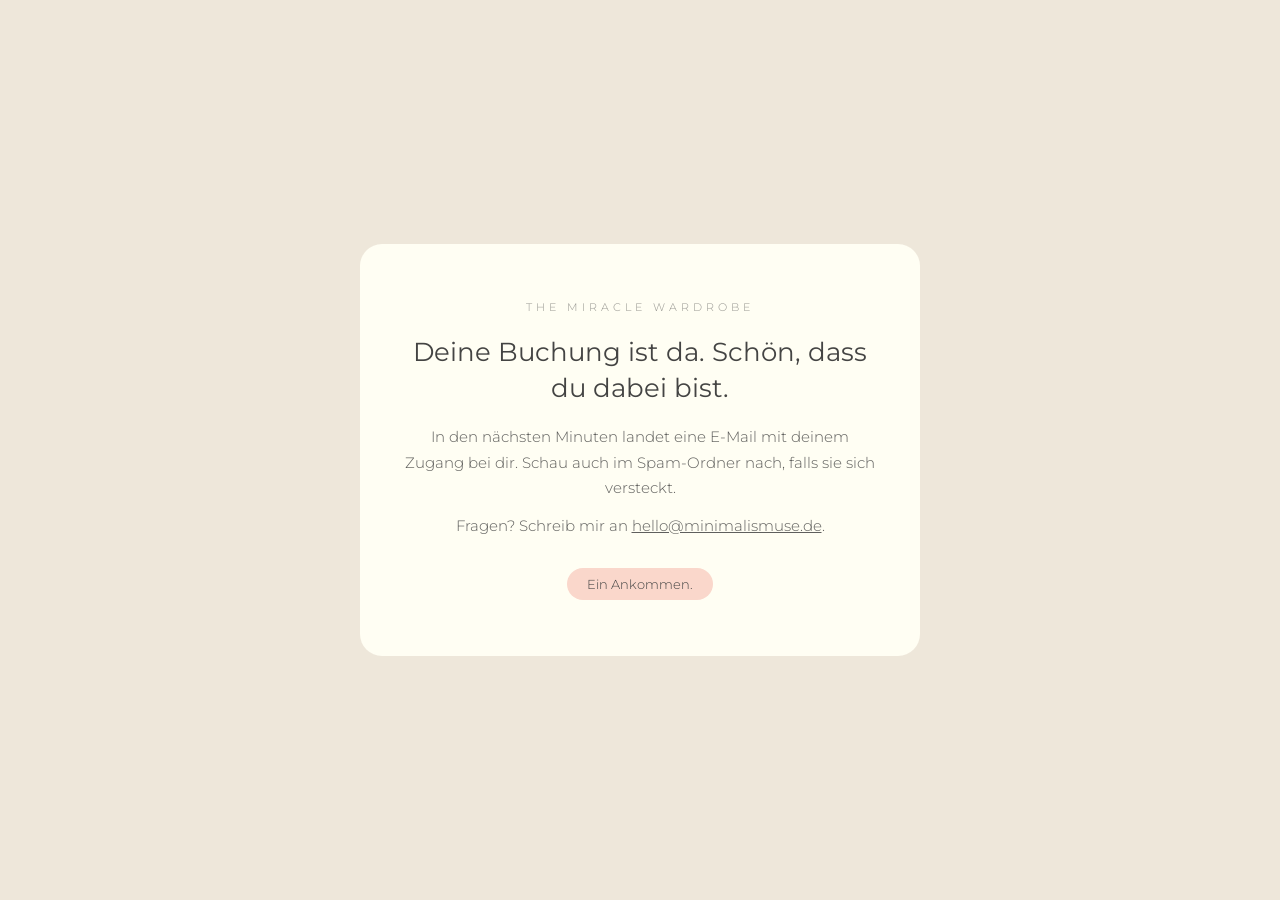
<file: danke.html>
<!DOCTYPE html>
<html lang="de">
<head>
<meta charset="UTF-8">
<meta name="viewport" content="width=device-width, initial-scale=1.0">
<meta name="robots" content="noindex">
<title>Danke · The Miracle Wardrobe</title>
<link href="https://fonts.googleapis.com/css2?family=Montserrat:ital,wght@0,300;0,400;1,300&display=swap" rel="stylesheet">
<style>
  * { margin: 0; padding: 0; box-sizing: border-box; }
  body {
    background: #eee7da; color: #444443;
    font-family: 'Montserrat', sans-serif; font-weight: 300;
    min-height: 100vh; display: flex; align-items: center; justify-content: center;
    padding: 24px; text-align: center;
  }
  .card {
    background: #fffef3; border-radius: 22px; padding: 56px 44px; max-width: 560px;
  }
  .label { font-size: 11px; letter-spacing: 4px; text-transform: uppercase; opacity: 0.55; margin-bottom: 20px; }
  h1 { font-size: 26px; font-weight: 400; line-height: 1.4; margin-bottom: 18px; }
  p { font-size: 15px; line-height: 1.7; opacity: 0.85; margin-bottom: 12px; }
  .accent { display: inline-block; background: #fad7cb; border-radius: 20px; padding: 8px 20px; font-size: 13px; margin-top: 18px; }
  a { color: #444443; }
</style>
</head>
<body>
  <div class="card">
    <div class="label">The Miracle Wardrobe</div>
    <h1>Deine Buchung ist da. Schön, dass du dabei bist.</h1>
    <p>In den nächsten Minuten landet eine E-Mail mit deinem Zugang bei dir. Schau auch im Spam-Ordner nach, falls sie sich versteckt.</p>
    <p>Fragen? Schreib mir an <a href="mailto:hello@minimalismuse.de">hello@minimalismuse.de</a>.</p>
    <span class="accent">Ein Ankommen.</span>
  </div>
  <script src="/track.js" defer></script>
  <script>window.addEventListener('load', function () { if (window.mwTrack) window.mwTrack('purchase'); });</script>
</body>
</html>
</file>
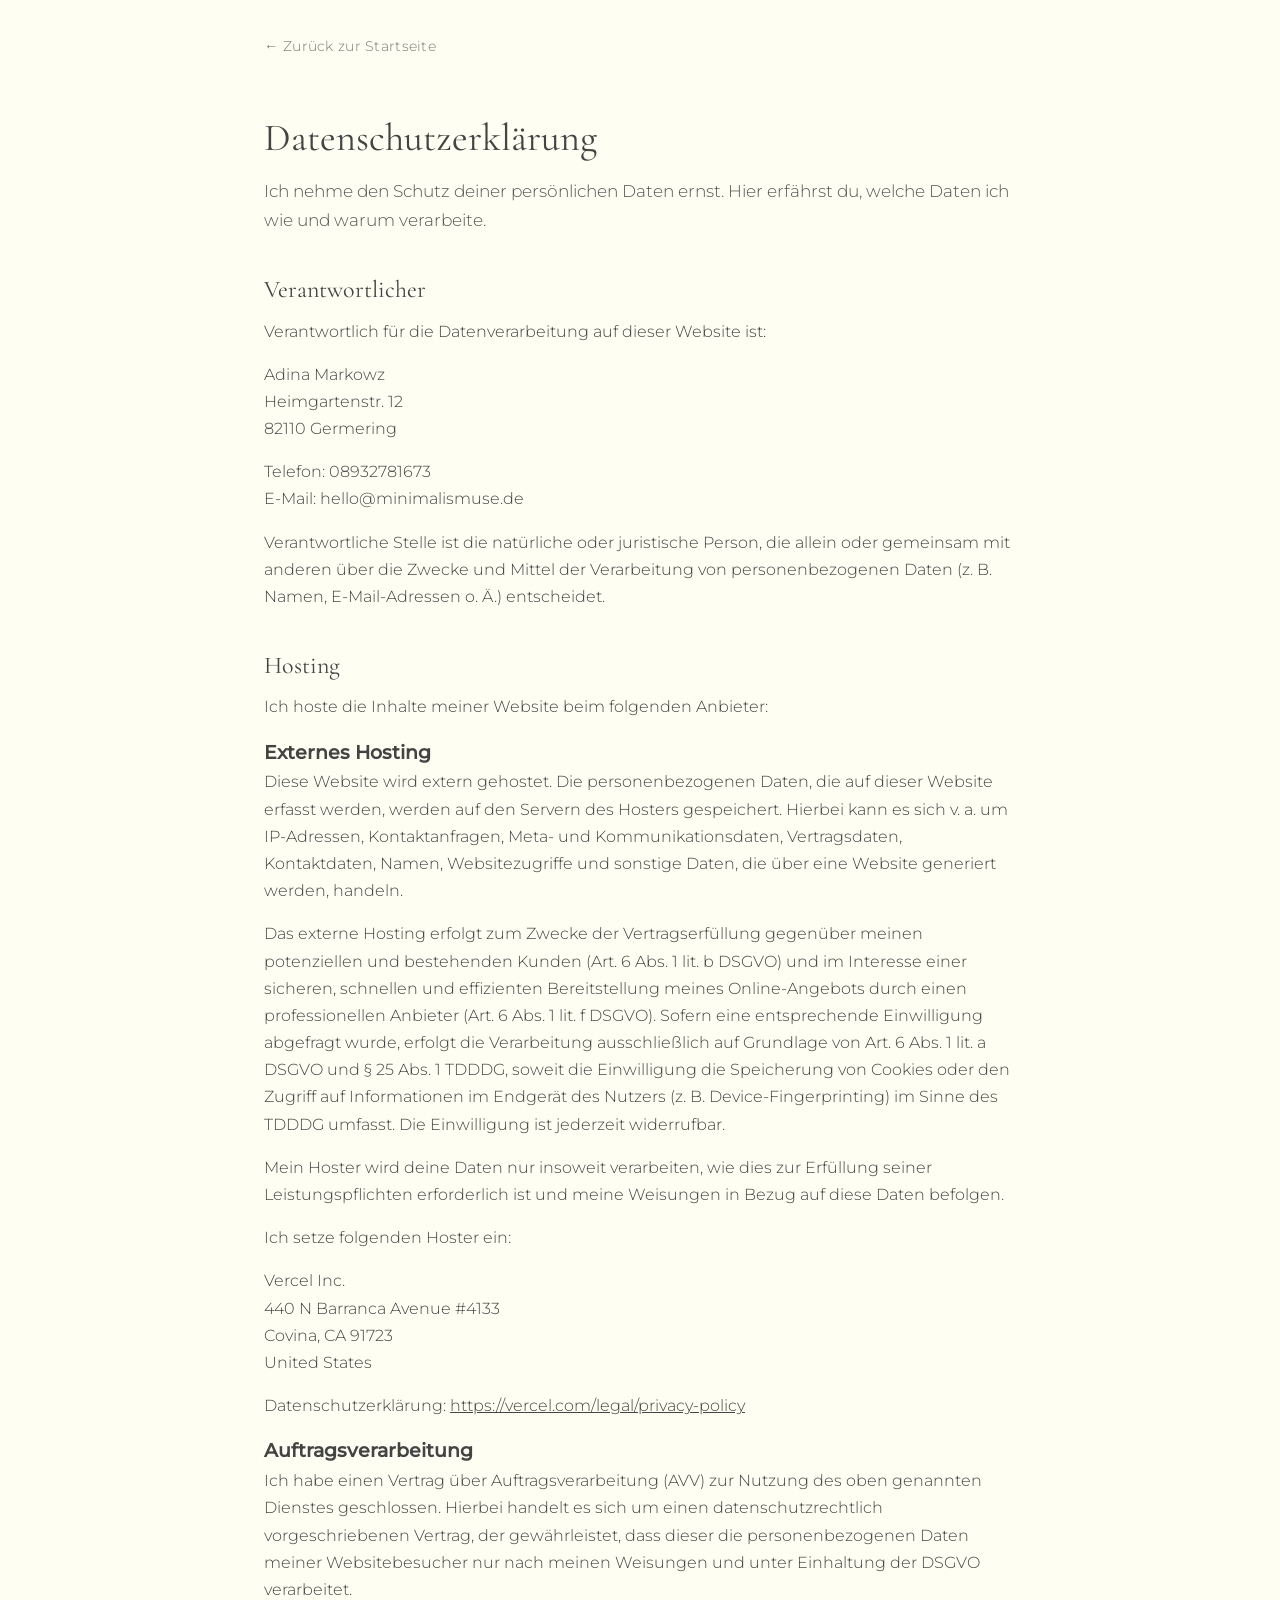
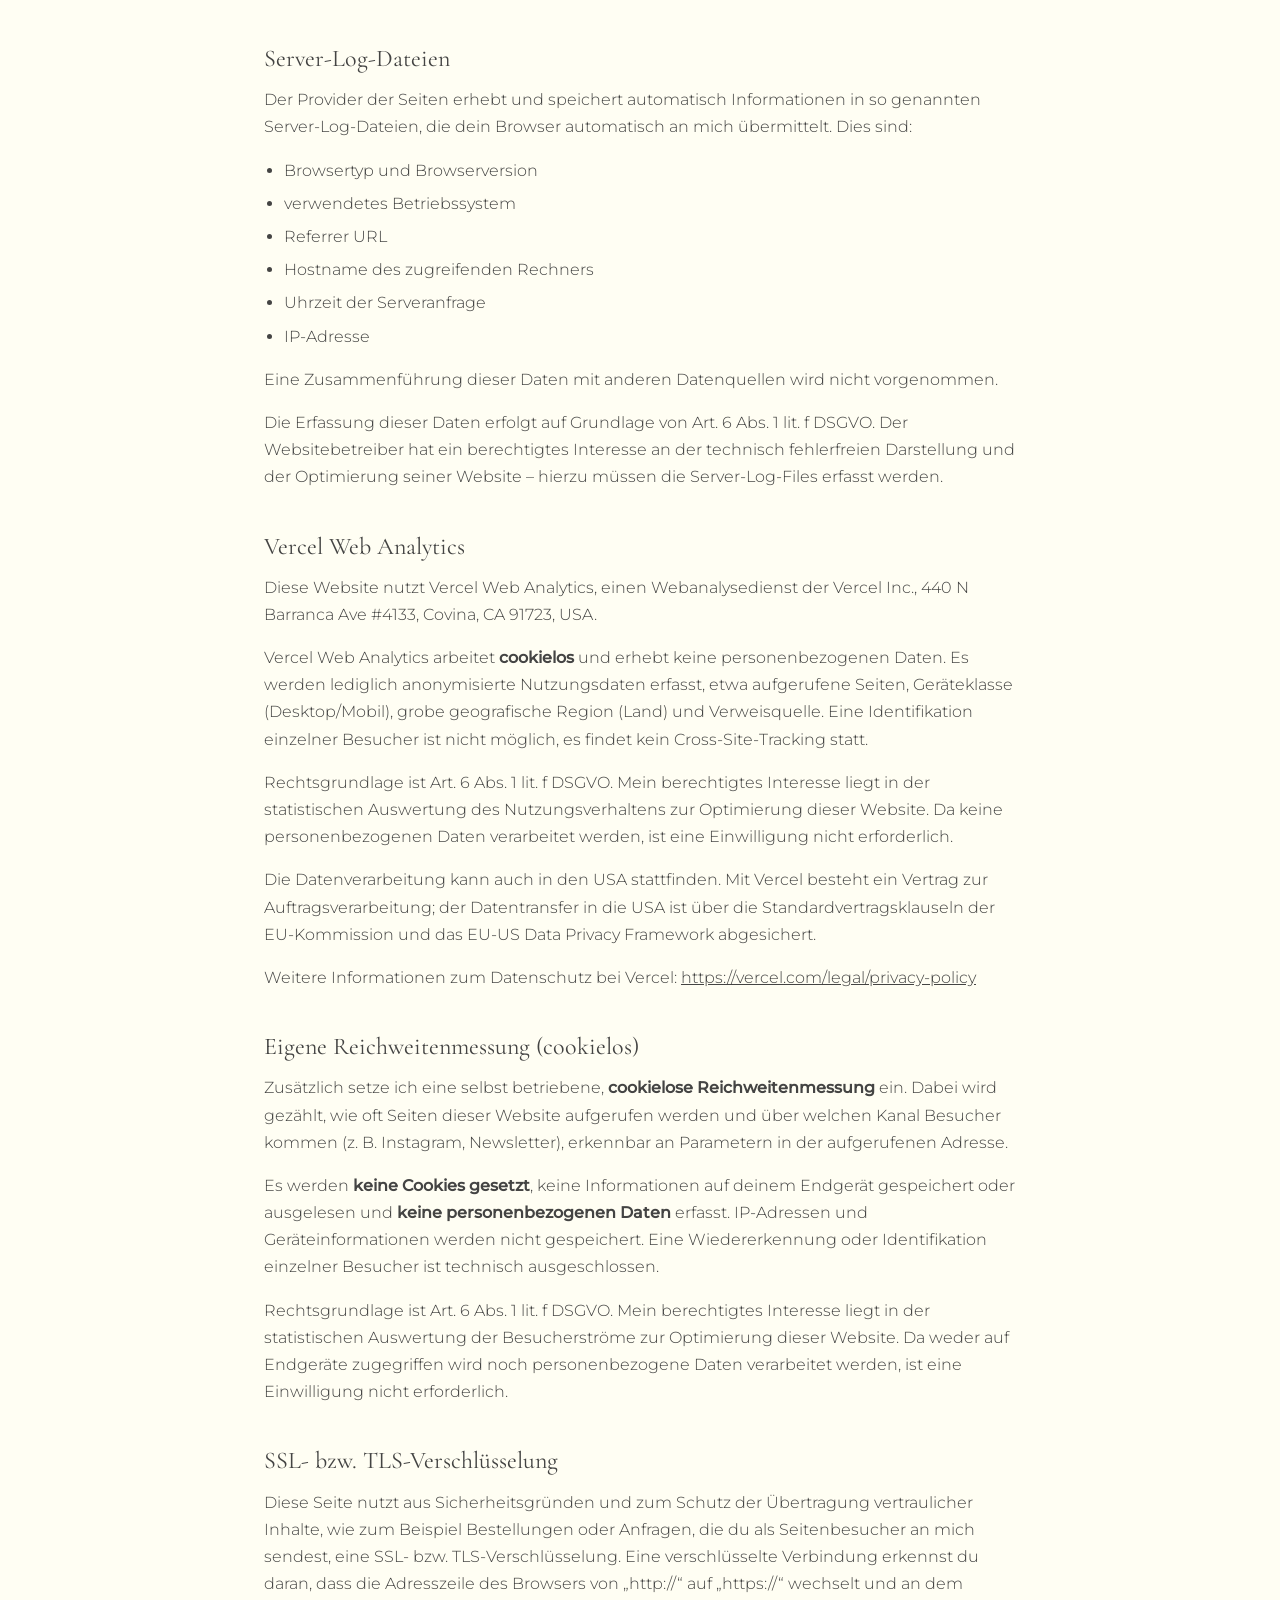
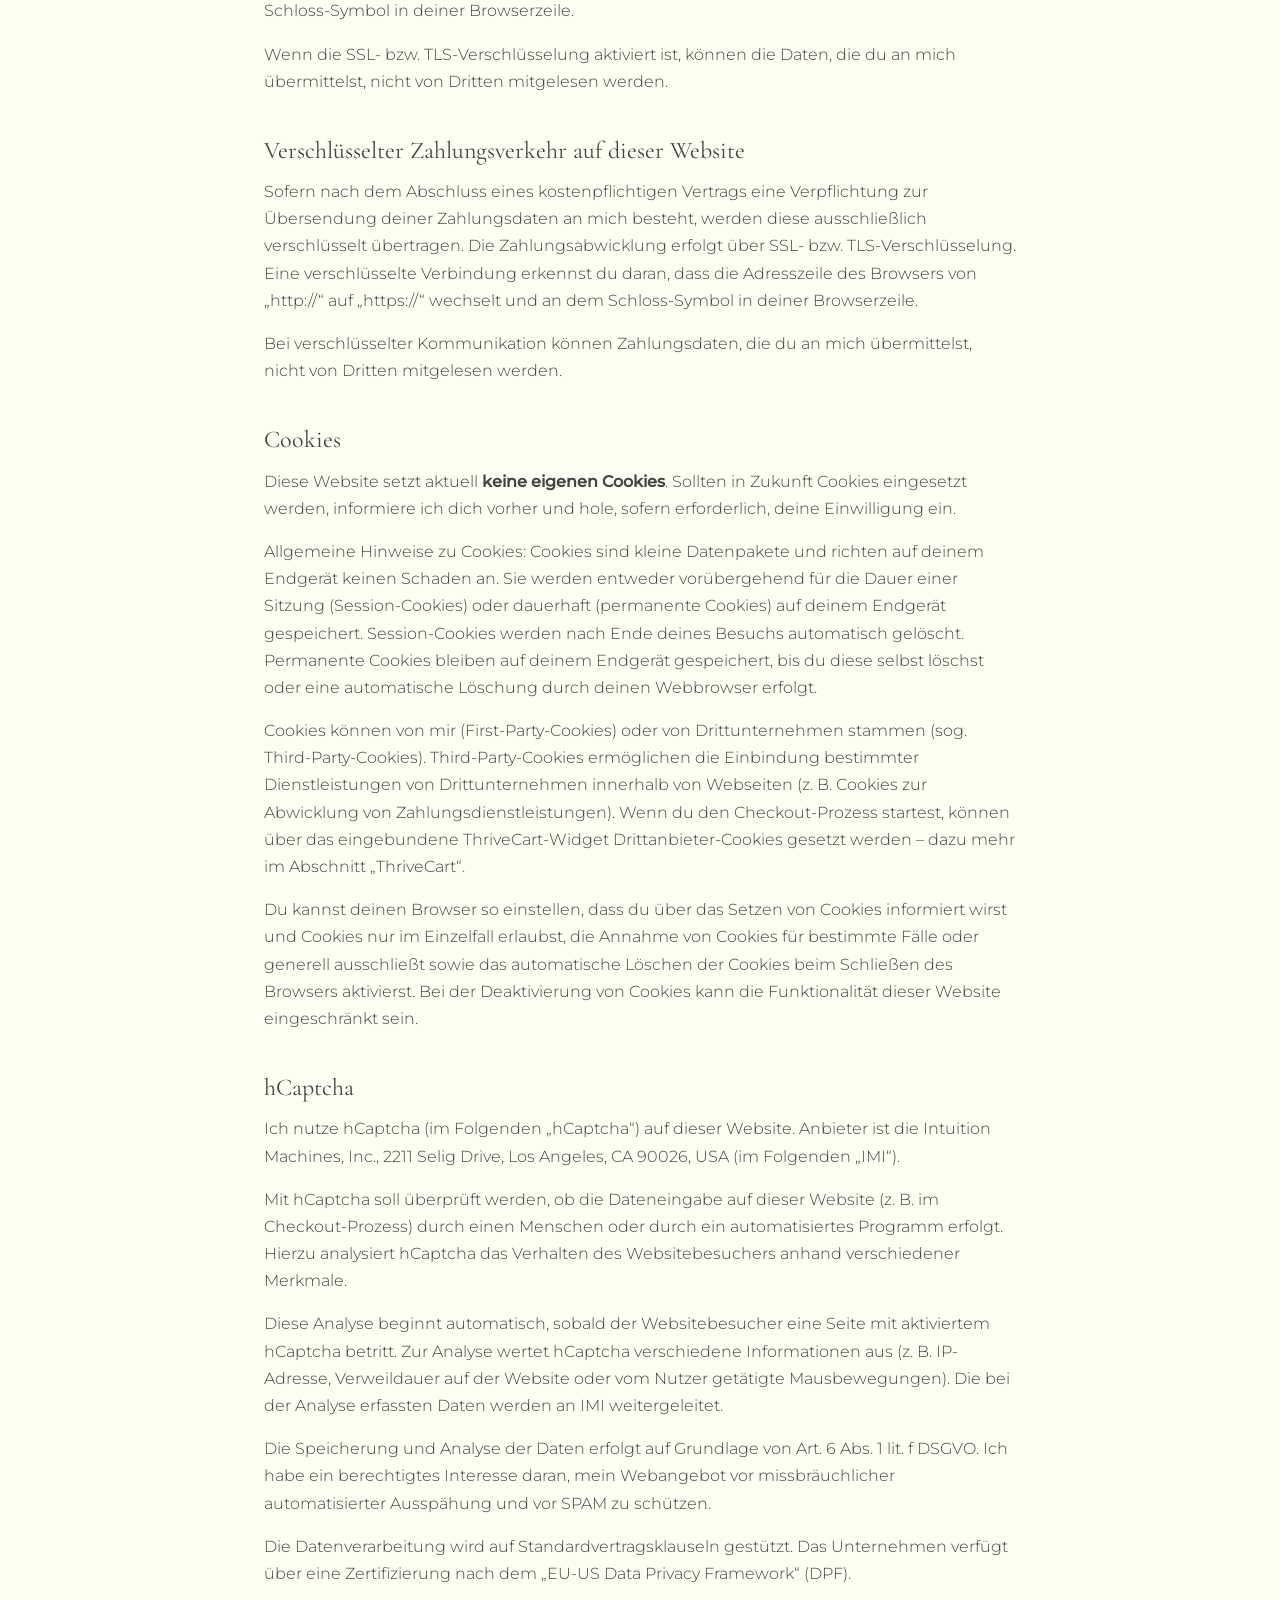
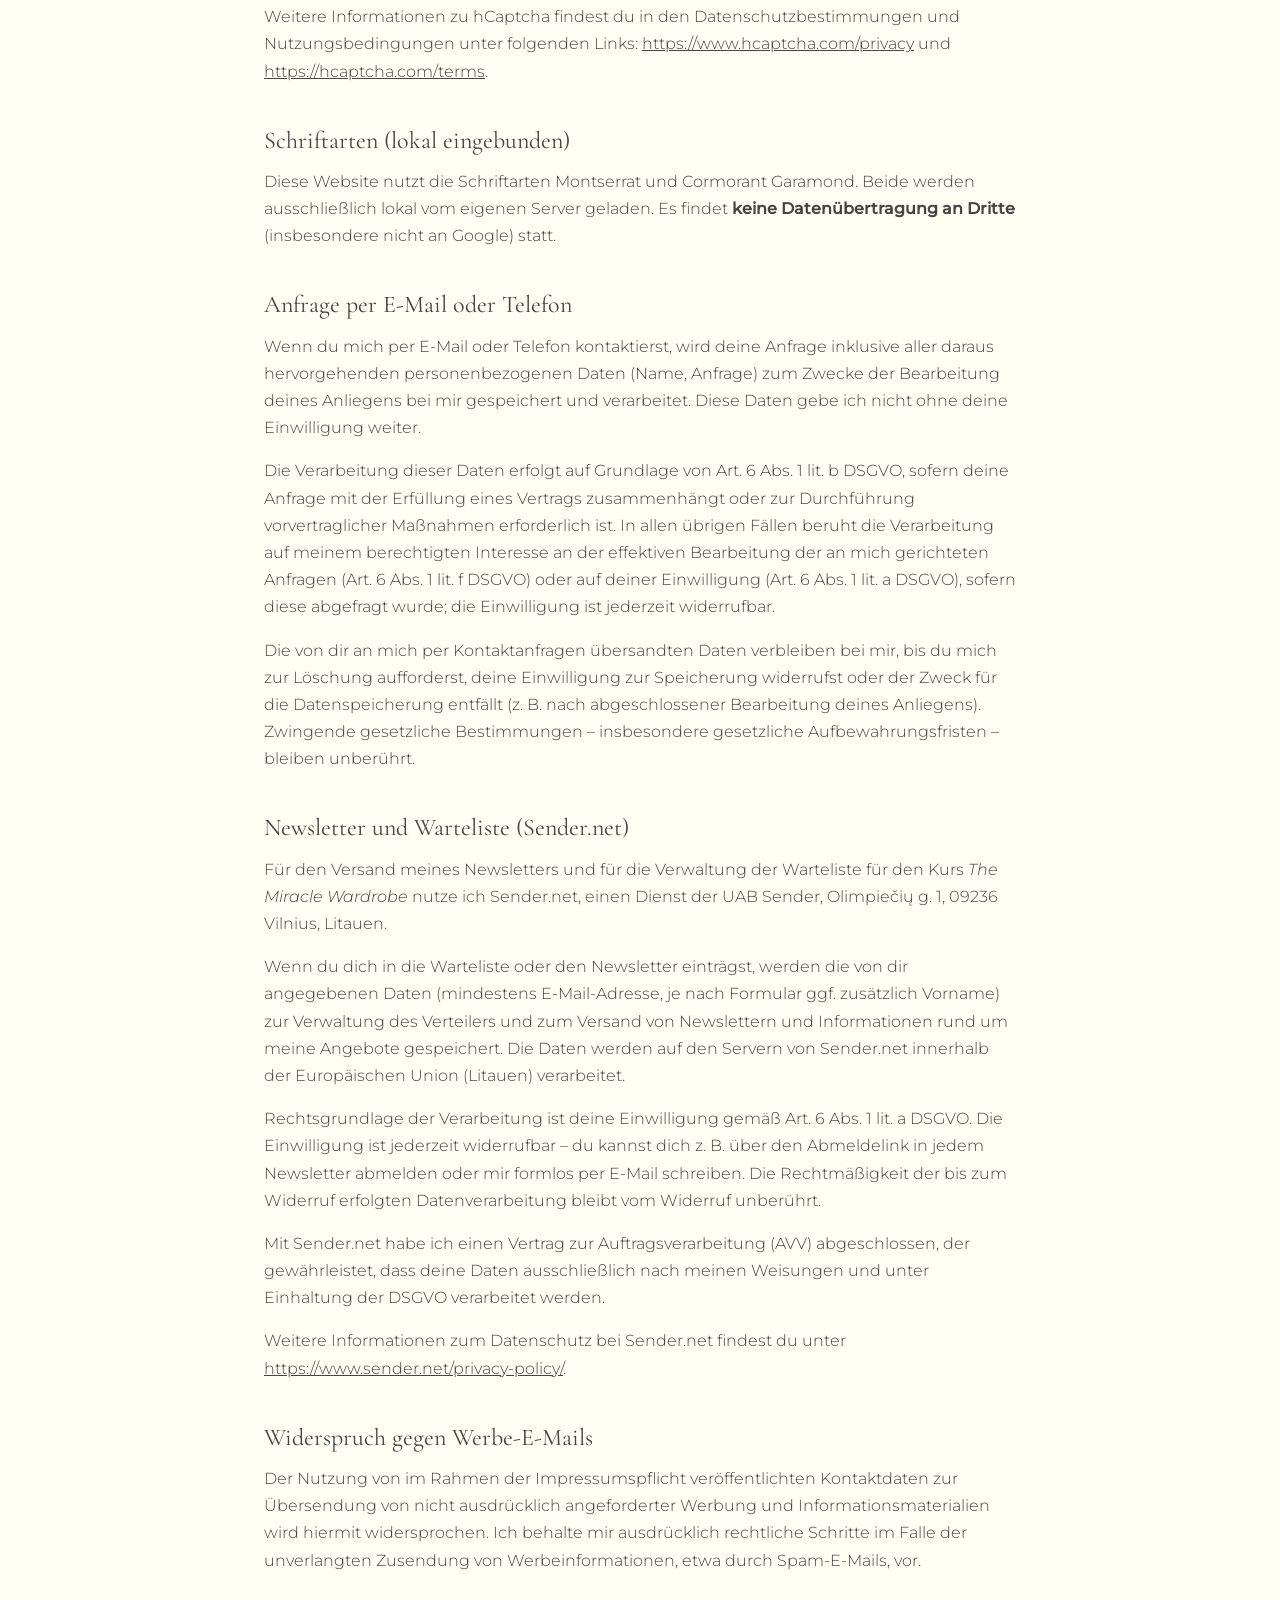
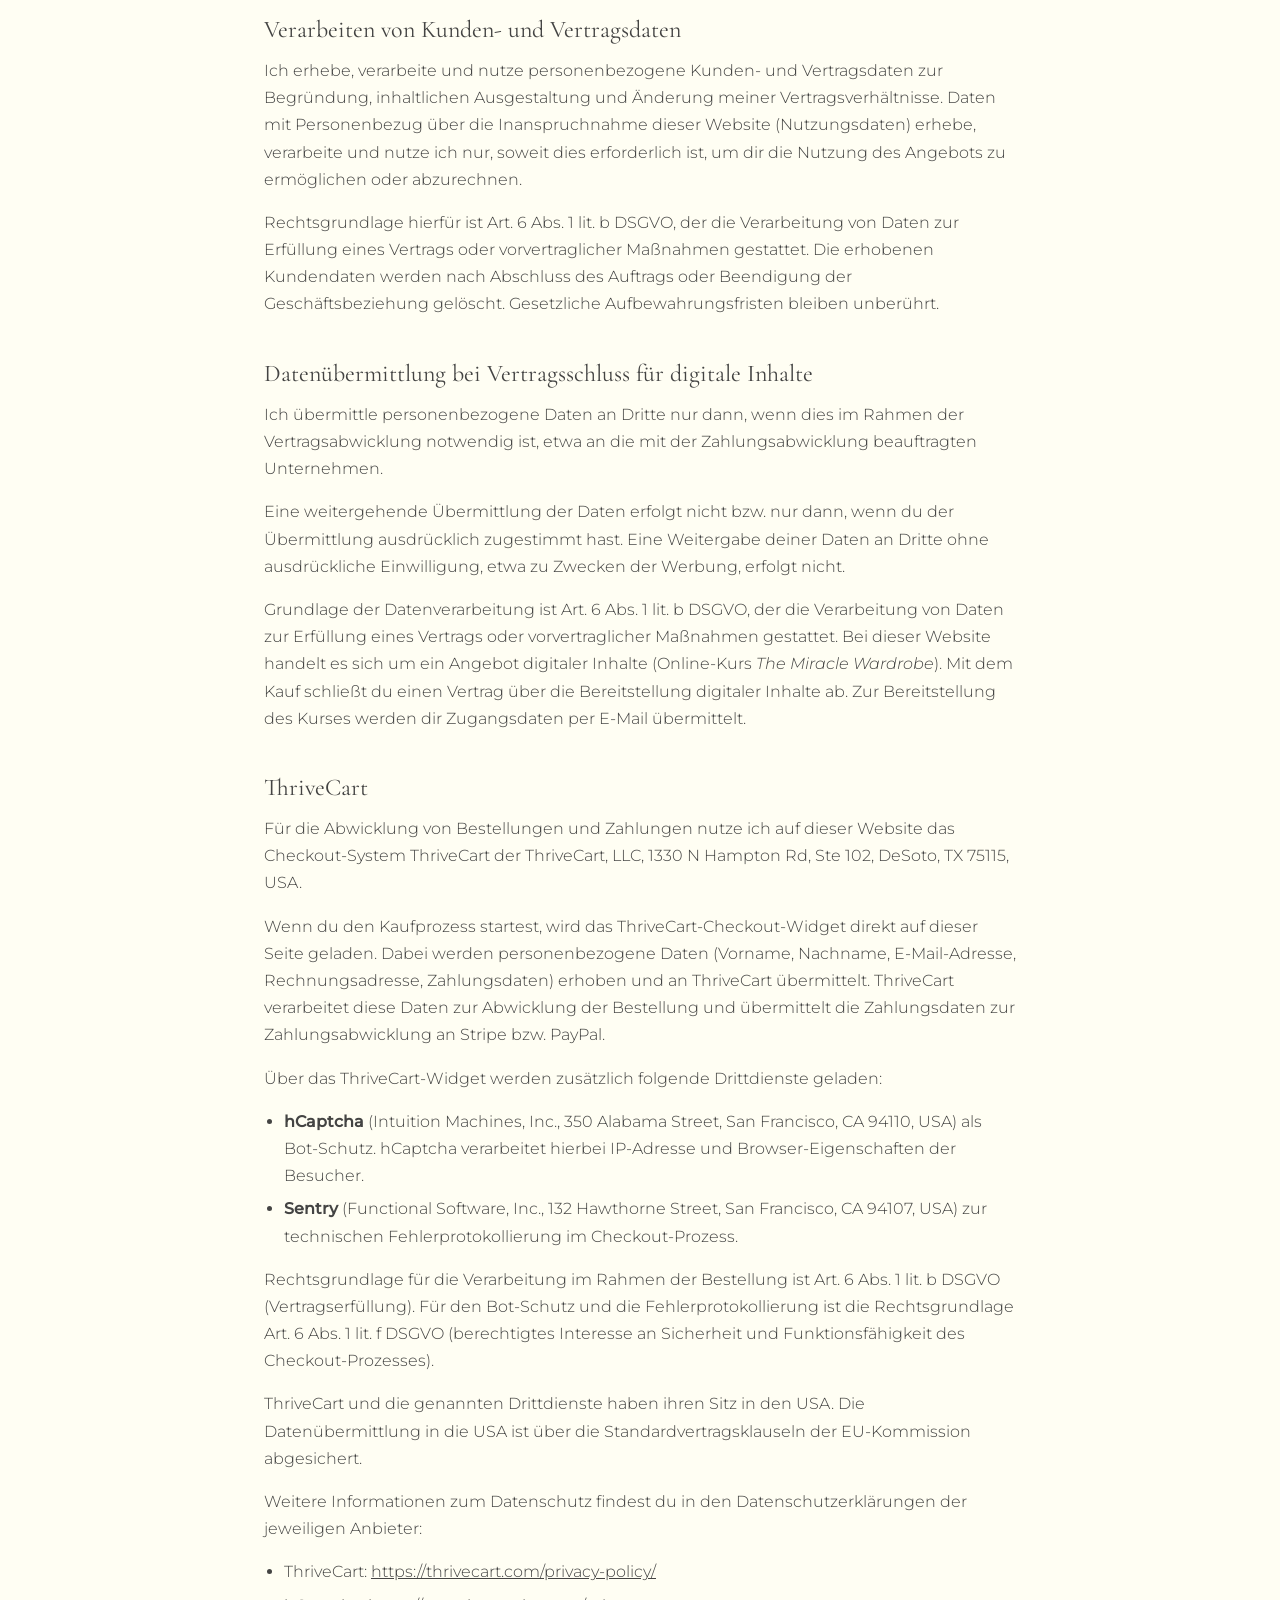
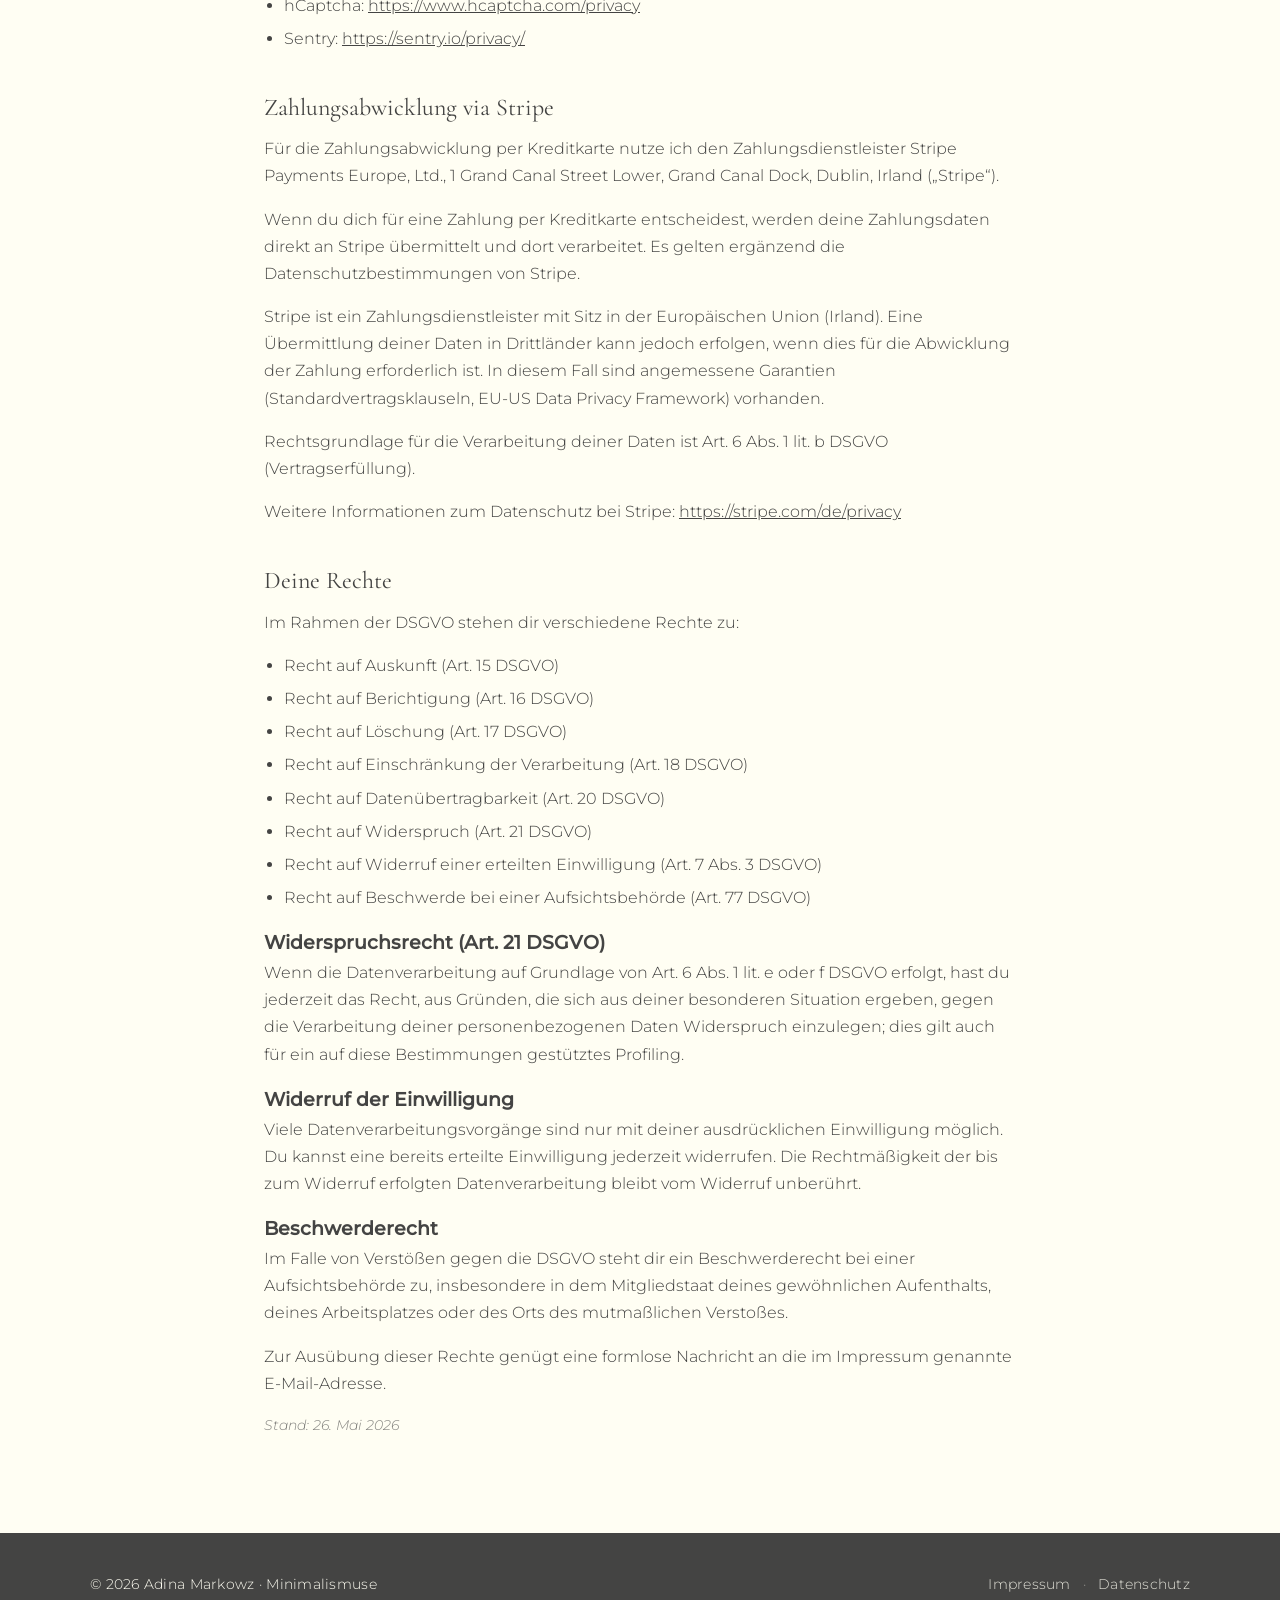
<file: datenschutz.html>
<!DOCTYPE html>
<html lang="de">
<head>
<meta charset="UTF-8">
<meta name="viewport" content="width=device-width, initial-scale=1.0">
<title>Datenschutz &middot; The Miracle Wardrobe</title>
<meta name="robots" content="noindex">
<link rel="stylesheet" href="legal.css">
</head>
<body>

<header class="legal-header">
  <a class="back-link" href="index.html">&larr; Zur&uuml;ck zur Startseite</a>
</header>

<main class="legal-main">
  <h1>Datenschutzerkl&auml;rung</h1>
  <p class="legal-lead">Ich nehme den Schutz deiner pers&ouml;nlichen Daten ernst. Hier erf&auml;hrst du, welche Daten ich wie und warum verarbeite.</p>

  <section>
    <h2>Verantwortlicher</h2>
    <p>Verantwortlich f&uuml;r die Datenverarbeitung auf dieser Website ist:</p>
    <p>Adina Markowz<br>
    Heimgartenstr. 12<br>
    82110 Germering</p>
    <p>Telefon: 08932781673<br>
    E-Mail: hello@minimalismuse.de</p>
    <p>Verantwortliche Stelle ist die nat&uuml;rliche oder juristische Person, die allein oder gemeinsam mit anderen &uuml;ber die Zwecke und Mittel der Verarbeitung von personenbezogenen Daten (z.&nbsp;B. Namen, E-Mail-Adressen o.&nbsp;&Auml;.) entscheidet.</p>
  </section>

  <section>
    <h2>Hosting</h2>
    <p>Ich hoste die Inhalte meiner Website beim folgenden Anbieter:</p>
    <h3>Externes Hosting</h3>
    <p>Diese Website wird extern gehostet. Die personenbezogenen Daten, die auf dieser Website erfasst werden, werden auf den Servern des Hosters gespeichert. Hierbei kann es sich v.&nbsp;a. um IP-Adressen, Kontaktanfragen, Meta- und Kommunikationsdaten, Vertragsdaten, Kontaktdaten, Namen, Websitezugriffe und sonstige Daten, die &uuml;ber eine Website generiert werden, handeln.</p>
    <p>Das externe Hosting erfolgt zum Zwecke der Vertragserf&uuml;llung gegen&uuml;ber meinen potenziellen und bestehenden Kunden (Art.&nbsp;6 Abs.&nbsp;1 lit.&nbsp;b DSGVO) und im Interesse einer sicheren, schnellen und effizienten Bereitstellung meines Online-Angebots durch einen professionellen Anbieter (Art.&nbsp;6 Abs.&nbsp;1 lit.&nbsp;f DSGVO). Sofern eine entsprechende Einwilligung abgefragt wurde, erfolgt die Verarbeitung ausschlie&szlig;lich auf Grundlage von Art.&nbsp;6 Abs.&nbsp;1 lit.&nbsp;a DSGVO und &sect;&nbsp;25 Abs.&nbsp;1 TDDDG, soweit die Einwilligung die Speicherung von Cookies oder den Zugriff auf Informationen im Endger&auml;t des Nutzers (z.&nbsp;B. Device-Fingerprinting) im Sinne des TDDDG umfasst. Die Einwilligung ist jederzeit widerrufbar.</p>
    <p>Mein Hoster wird deine Daten nur insoweit verarbeiten, wie dies zur Erf&uuml;llung seiner Leistungspflichten erforderlich ist und meine Weisungen in Bezug auf diese Daten befolgen.</p>
    <p>Ich setze folgenden Hoster ein:</p>
    <p>Vercel Inc.<br>
    440 N Barranca Avenue #4133<br>
    Covina, CA 91723<br>
    United States</p>
    <p>Datenschutzerkl&auml;rung: <a href="https://vercel.com/legal/privacy-policy" target="_blank" rel="noopener">https://vercel.com/legal/privacy-policy</a></p>
    <h3>Auftragsverarbeitung</h3>
    <p>Ich habe einen Vertrag &uuml;ber Auftragsverarbeitung (AVV) zur Nutzung des oben genannten Dienstes geschlossen. Hierbei handelt es sich um einen datenschutzrechtlich vorgeschriebenen Vertrag, der gew&auml;hrleistet, dass dieser die personenbezogenen Daten meiner Websitebesucher nur nach meinen Weisungen und unter Einhaltung der DSGVO verarbeitet.</p>
  </section>

  <section>
    <h2>Server-Log-Dateien</h2>
    <p>Der Provider der Seiten erhebt und speichert automatisch Informationen in so genannten Server-Log-Dateien, die dein Browser automatisch an mich &uuml;bermittelt. Dies sind:</p>
    <ul>
      <li>Browsertyp und Browserversion</li>
      <li>verwendetes Betriebssystem</li>
      <li>Referrer URL</li>
      <li>Hostname des zugreifenden Rechners</li>
      <li>Uhrzeit der Serveranfrage</li>
      <li>IP-Adresse</li>
    </ul>
    <p>Eine Zusammenf&uuml;hrung dieser Daten mit anderen Datenquellen wird nicht vorgenommen.</p>
    <p>Die Erfassung dieser Daten erfolgt auf Grundlage von Art.&nbsp;6 Abs.&nbsp;1 lit.&nbsp;f DSGVO. Der Websitebetreiber hat ein berechtigtes Interesse an der technisch fehlerfreien Darstellung und der Optimierung seiner Website &ndash; hierzu m&uuml;ssen die Server-Log-Files erfasst werden.</p>
  </section>

  <section>
    <h2>Vercel Web Analytics</h2>
    <p>Diese Website nutzt Vercel Web Analytics, einen Webanalysedienst der Vercel Inc., 440 N Barranca Ave #4133, Covina, CA 91723, USA.</p>
    <p>Vercel Web Analytics arbeitet <strong>cookielos</strong> und erhebt keine personenbezogenen Daten. Es werden lediglich anonymisierte Nutzungsdaten erfasst, etwa aufgerufene Seiten, Ger&auml;teklasse (Desktop/Mobil), grobe geografische Region (Land) und Verweisquelle. Eine Identifikation einzelner Besucher ist nicht m&ouml;glich, es findet kein Cross-Site-Tracking statt.</p>
    <p>Rechtsgrundlage ist Art.&nbsp;6 Abs.&nbsp;1 lit.&nbsp;f DSGVO. Mein berechtigtes Interesse liegt in der statistischen Auswertung des Nutzungsverhaltens zur Optimierung dieser Website. Da keine personenbezogenen Daten verarbeitet werden, ist eine Einwilligung nicht erforderlich.</p>
    <p>Die Datenverarbeitung kann auch in den USA stattfinden. Mit Vercel besteht ein Vertrag zur Auftragsverarbeitung; der Datentransfer in die USA ist &uuml;ber die Standardvertragsklauseln der EU-Kommission und das EU-US Data Privacy Framework abgesichert.</p>
    <p>Weitere Informationen zum Datenschutz bei Vercel: <a href="https://vercel.com/legal/privacy-policy" target="_blank" rel="noopener">https://vercel.com/legal/privacy-policy</a></p>
  </section>

  <section>
    <h2>Eigene Reichweitenmessung (cookielos)</h2>
    <p>Zus&auml;tzlich setze ich eine selbst betriebene, <strong>cookielose Reichweitenmessung</strong> ein. Dabei wird gez&auml;hlt, wie oft Seiten dieser Website aufgerufen werden und &uuml;ber welchen Kanal Besucher kommen (z.&nbsp;B. Instagram, Newsletter), erkennbar an Parametern in der aufgerufenen Adresse.</p>
    <p>Es werden <strong>keine Cookies gesetzt</strong>, keine Informationen auf deinem Endger&auml;t gespeichert oder ausgelesen und <strong>keine personenbezogenen Daten</strong> erfasst. IP-Adressen und Ger&auml;teinformationen werden nicht gespeichert. Eine Wiedererkennung oder Identifikation einzelner Besucher ist technisch ausgeschlossen.</p>
    <p>Rechtsgrundlage ist Art.&nbsp;6 Abs.&nbsp;1 lit.&nbsp;f DSGVO. Mein berechtigtes Interesse liegt in der statistischen Auswertung der Besucherstr&ouml;me zur Optimierung dieser Website. Da weder auf Endger&auml;te zugegriffen wird noch personenbezogene Daten verarbeitet werden, ist eine Einwilligung nicht erforderlich.</p>
  </section>

  <section>
    <h2>SSL- bzw. TLS-Verschl&uuml;sselung</h2>
    <p>Diese Seite nutzt aus Sicherheitsgr&uuml;nden und zum Schutz der &Uuml;bertragung vertraulicher Inhalte, wie zum Beispiel Bestellungen oder Anfragen, die du als Seitenbesucher an mich sendest, eine SSL- bzw. TLS-Verschl&uuml;sselung. Eine verschl&uuml;sselte Verbindung erkennst du daran, dass die Adresszeile des Browsers von &bdquo;http://&ldquo; auf &bdquo;https://&ldquo; wechselt und an dem Schloss-Symbol in deiner Browserzeile.</p>
    <p>Wenn die SSL- bzw. TLS-Verschl&uuml;sselung aktiviert ist, k&ouml;nnen die Daten, die du an mich &uuml;bermittelst, nicht von Dritten mitgelesen werden.</p>
  </section>

  <section>
    <h2>Verschl&uuml;sselter Zahlungsverkehr auf dieser Website</h2>
    <p>Sofern nach dem Abschluss eines kostenpflichtigen Vertrags eine Verpflichtung zur &Uuml;bersendung deiner Zahlungsdaten an mich besteht, werden diese ausschlie&szlig;lich verschl&uuml;sselt &uuml;bertragen. Die Zahlungsabwicklung erfolgt &uuml;ber SSL- bzw. TLS-Verschl&uuml;sselung. Eine verschl&uuml;sselte Verbindung erkennst du daran, dass die Adresszeile des Browsers von &bdquo;http://&ldquo; auf &bdquo;https://&ldquo; wechselt und an dem Schloss-Symbol in deiner Browserzeile.</p>
    <p>Bei verschl&uuml;sselter Kommunikation k&ouml;nnen Zahlungsdaten, die du an mich &uuml;bermittelst, nicht von Dritten mitgelesen werden.</p>
  </section>

  <section>
    <h2>Cookies</h2>
    <p>Diese Website setzt aktuell <strong>keine eigenen Cookies</strong>. Sollten in Zukunft Cookies eingesetzt werden, informiere ich dich vorher und hole, sofern erforderlich, deine Einwilligung ein.</p>
    <p>Allgemeine Hinweise zu Cookies: Cookies sind kleine Datenpakete und richten auf deinem Endger&auml;t keinen Schaden an. Sie werden entweder vor&uuml;bergehend f&uuml;r die Dauer einer Sitzung (Session-Cookies) oder dauerhaft (permanente Cookies) auf deinem Endger&auml;t gespeichert. Session-Cookies werden nach Ende deines Besuchs automatisch gel&ouml;scht. Permanente Cookies bleiben auf deinem Endger&auml;t gespeichert, bis du diese selbst l&ouml;schst oder eine automatische L&ouml;schung durch deinen Webbrowser erfolgt.</p>
    <p>Cookies k&ouml;nnen von mir (First-Party-Cookies) oder von Drittunternehmen stammen (sog. Third-Party-Cookies). Third-Party-Cookies erm&ouml;glichen die Einbindung bestimmter Dienstleistungen von Drittunternehmen innerhalb von Webseiten (z.&nbsp;B. Cookies zur Abwicklung von Zahlungsdienstleistungen). Wenn du den Checkout-Prozess startest, k&ouml;nnen &uuml;ber das eingebundene ThriveCart-Widget Drittanbieter-Cookies gesetzt werden &ndash; dazu mehr im Abschnitt &bdquo;ThriveCart&ldquo;.</p>
    <p>Du kannst deinen Browser so einstellen, dass du &uuml;ber das Setzen von Cookies informiert wirst und Cookies nur im Einzelfall erlaubst, die Annahme von Cookies f&uuml;r bestimmte F&auml;lle oder generell ausschlie&szlig;t sowie das automatische L&ouml;schen der Cookies beim Schlie&szlig;en des Browsers aktivierst. Bei der Deaktivierung von Cookies kann die Funktionalit&auml;t dieser Website eingeschr&auml;nkt sein.</p>
  </section>

  <section>
    <h2>hCaptcha</h2>
    <p>Ich nutze hCaptcha (im Folgenden &bdquo;hCaptcha&ldquo;) auf dieser Website. Anbieter ist die Intuition Machines, Inc., 2211 Selig Drive, Los Angeles, CA 90026, USA (im Folgenden &bdquo;IMI&ldquo;).</p>
    <p>Mit hCaptcha soll &uuml;berpr&uuml;ft werden, ob die Dateneingabe auf dieser Website (z.&nbsp;B. im Checkout-Prozess) durch einen Menschen oder durch ein automatisiertes Programm erfolgt. Hierzu analysiert hCaptcha das Verhalten des Websitebesuchers anhand verschiedener Merkmale.</p>
    <p>Diese Analyse beginnt automatisch, sobald der Websitebesucher eine Seite mit aktiviertem hCaptcha betritt. Zur Analyse wertet hCaptcha verschiedene Informationen aus (z.&nbsp;B. IP-Adresse, Verweildauer auf der Website oder vom Nutzer get&auml;tigte Mausbewegungen). Die bei der Analyse erfassten Daten werden an IMI weitergeleitet.</p>
    <p>Die Speicherung und Analyse der Daten erfolgt auf Grundlage von Art.&nbsp;6 Abs.&nbsp;1 lit.&nbsp;f DSGVO. Ich habe ein berechtigtes Interesse daran, mein Webangebot vor missbr&auml;uchlicher automatisierter Aussp&auml;hung und vor SPAM zu sch&uuml;tzen.</p>
    <p>Die Datenverarbeitung wird auf Standardvertragsklauseln gest&uuml;tzt. Das Unternehmen verf&uuml;gt &uuml;ber eine Zertifizierung nach dem &bdquo;EU-US Data Privacy Framework&ldquo; (DPF).</p>
    <p>Weitere Informationen zu hCaptcha findest du in den Datenschutzbestimmungen und Nutzungsbedingungen unter folgenden Links: <a href="https://www.hcaptcha.com/privacy" target="_blank" rel="noopener">https://www.hcaptcha.com/privacy</a> und <a href="https://hcaptcha.com/terms" target="_blank" rel="noopener">https://hcaptcha.com/terms</a>.</p>
  </section>

  <section>
    <h2>Schriftarten (lokal eingebunden)</h2>
    <p>Diese Website nutzt die Schriftarten Montserrat und Cormorant Garamond. Beide werden ausschlie&szlig;lich lokal vom eigenen Server geladen. Es findet <strong>keine Daten&uuml;bertragung an Dritte</strong> (insbesondere nicht an Google) statt.</p>
  </section>

  <section>
    <h2>Anfrage per E-Mail oder Telefon</h2>
    <p>Wenn du mich per E-Mail oder Telefon kontaktierst, wird deine Anfrage inklusive aller daraus hervorgehenden personenbezogenen Daten (Name, Anfrage) zum Zwecke der Bearbeitung deines Anliegens bei mir gespeichert und verarbeitet. Diese Daten gebe ich nicht ohne deine Einwilligung weiter.</p>
    <p>Die Verarbeitung dieser Daten erfolgt auf Grundlage von Art.&nbsp;6 Abs.&nbsp;1 lit.&nbsp;b DSGVO, sofern deine Anfrage mit der Erf&uuml;llung eines Vertrags zusammenh&auml;ngt oder zur Durchf&uuml;hrung vorvertraglicher Ma&szlig;nahmen erforderlich ist. In allen &uuml;brigen F&auml;llen beruht die Verarbeitung auf meinem berechtigten Interesse an der effektiven Bearbeitung der an mich gerichteten Anfragen (Art.&nbsp;6 Abs.&nbsp;1 lit.&nbsp;f DSGVO) oder auf deiner Einwilligung (Art.&nbsp;6 Abs.&nbsp;1 lit.&nbsp;a DSGVO), sofern diese abgefragt wurde; die Einwilligung ist jederzeit widerrufbar.</p>
    <p>Die von dir an mich per Kontaktanfragen &uuml;bersandten Daten verbleiben bei mir, bis du mich zur L&ouml;schung aufforderst, deine Einwilligung zur Speicherung widerrufst oder der Zweck f&uuml;r die Datenspeicherung entf&auml;llt (z.&nbsp;B. nach abgeschlossener Bearbeitung deines Anliegens). Zwingende gesetzliche Bestimmungen &ndash; insbesondere gesetzliche Aufbewahrungsfristen &ndash; bleiben unber&uuml;hrt.</p>
  </section>

  <section>
    <h2>Newsletter und Warteliste (Sender.net)</h2>
    <p>F&uuml;r den Versand meines Newsletters und f&uuml;r die Verwaltung der Warteliste f&uuml;r den Kurs <em>The Miracle Wardrobe</em> nutze ich Sender.net, einen Dienst der UAB Sender, Olimpie&#269;i&#371; g. 1, 09236 Vilnius, Litauen.</p>
    <p>Wenn du dich in die Warteliste oder den Newsletter eintr&auml;gst, werden die von dir angegebenen Daten (mindestens E-Mail-Adresse, je nach Formular ggf. zus&auml;tzlich Vorname) zur Verwaltung des Verteilers und zum Versand von Newslettern und Informationen rund um meine Angebote gespeichert. Die Daten werden auf den Servern von Sender.net innerhalb der Europ&auml;ischen Union (Litauen) verarbeitet.</p>
    <p>Rechtsgrundlage der Verarbeitung ist deine Einwilligung gem&auml;&szlig; Art.&nbsp;6 Abs.&nbsp;1 lit.&nbsp;a DSGVO. Die Einwilligung ist jederzeit widerrufbar &ndash; du kannst dich z.&nbsp;B. &uuml;ber den Abmeldelink in jedem Newsletter abmelden oder mir formlos per E-Mail schreiben. Die Rechtm&auml;&szlig;igkeit der bis zum Widerruf erfolgten Datenverarbeitung bleibt vom Widerruf unber&uuml;hrt.</p>
    <p>Mit Sender.net habe ich einen Vertrag zur Auftragsverarbeitung (AVV) abgeschlossen, der gew&auml;hrleistet, dass deine Daten ausschlie&szlig;lich nach meinen Weisungen und unter Einhaltung der DSGVO verarbeitet werden.</p>
    <p>Weitere Informationen zum Datenschutz bei Sender.net findest du unter <a href="https://www.sender.net/privacy-policy/" target="_blank" rel="noopener">https://www.sender.net/privacy-policy/</a>.</p>
  </section>

  <section>
    <h2>Widerspruch gegen Werbe-E-Mails</h2>
    <p>Der Nutzung von im Rahmen der Impressumspflicht ver&ouml;ffentlichten Kontaktdaten zur &Uuml;bersendung von nicht ausdr&uuml;cklich angeforderter Werbung und Informationsmaterialien wird hiermit widersprochen. Ich behalte mir ausdr&uuml;cklich rechtliche Schritte im Falle der unverlangten Zusendung von Werbeinformationen, etwa durch Spam-E-Mails, vor.</p>
  </section>

  <section>
    <h2>Verarbeiten von Kunden- und Vertragsdaten</h2>
    <p>Ich erhebe, verarbeite und nutze personenbezogene Kunden- und Vertragsdaten zur Begr&uuml;ndung, inhaltlichen Ausgestaltung und &Auml;nderung meiner Vertragsverh&auml;ltnisse. Daten mit Personenbezug &uuml;ber die Inanspruchnahme dieser Website (Nutzungsdaten) erhebe, verarbeite und nutze ich nur, soweit dies erforderlich ist, um dir die Nutzung des Angebots zu erm&ouml;glichen oder abzurechnen.</p>
    <p>Rechtsgrundlage hierf&uuml;r ist Art.&nbsp;6 Abs.&nbsp;1 lit.&nbsp;b DSGVO, der die Verarbeitung von Daten zur Erf&uuml;llung eines Vertrags oder vorvertraglicher Ma&szlig;nahmen gestattet. Die erhobenen Kundendaten werden nach Abschluss des Auftrags oder Beendigung der Gesch&auml;ftsbeziehung gel&ouml;scht. Gesetzliche Aufbewahrungsfristen bleiben unber&uuml;hrt.</p>
  </section>

  <section>
    <h2>Daten&uuml;bermittlung bei Vertragsschluss f&uuml;r digitale Inhalte</h2>
    <p>Ich &uuml;bermittle personenbezogene Daten an Dritte nur dann, wenn dies im Rahmen der Vertragsabwicklung notwendig ist, etwa an die mit der Zahlungsabwicklung beauftragten Unternehmen.</p>
    <p>Eine weitergehende &Uuml;bermittlung der Daten erfolgt nicht bzw. nur dann, wenn du der &Uuml;bermittlung ausdr&uuml;cklich zugestimmt hast. Eine Weitergabe deiner Daten an Dritte ohne ausdr&uuml;ckliche Einwilligung, etwa zu Zwecken der Werbung, erfolgt nicht.</p>
    <p>Grundlage der Datenverarbeitung ist Art.&nbsp;6 Abs.&nbsp;1 lit.&nbsp;b DSGVO, der die Verarbeitung von Daten zur Erf&uuml;llung eines Vertrags oder vorvertraglicher Ma&szlig;nahmen gestattet. Bei dieser Website handelt es sich um ein Angebot digitaler Inhalte (Online-Kurs <em>The Miracle Wardrobe</em>). Mit dem Kauf schlie&szlig;t du einen Vertrag &uuml;ber die Bereitstellung digitaler Inhalte ab. Zur Bereitstellung des Kurses werden dir Zugangsdaten per E-Mail &uuml;bermittelt.</p>
  </section>

  <section>
    <h2>ThriveCart</h2>
    <p>F&uuml;r die Abwicklung von Bestellungen und Zahlungen nutze ich auf dieser Website das Checkout-System ThriveCart der ThriveCart, LLC, 1330 N Hampton Rd, Ste 102, DeSoto, TX 75115, USA.</p>
    <p>Wenn du den Kaufprozess startest, wird das ThriveCart-Checkout-Widget direkt auf dieser Seite geladen. Dabei werden personenbezogene Daten (Vorname, Nachname, E-Mail-Adresse, Rechnungsadresse, Zahlungsdaten) erhoben und an ThriveCart &uuml;bermittelt. ThriveCart verarbeitet diese Daten zur Abwicklung der Bestellung und &uuml;bermittelt die Zahlungsdaten zur Zahlungsabwicklung an Stripe bzw. PayPal.</p>
    <p>&Uuml;ber das ThriveCart-Widget werden zus&auml;tzlich folgende Drittdienste geladen:</p>
    <ul>
      <li><strong>hCaptcha</strong> (Intuition Machines, Inc., 350 Alabama Street, San Francisco, CA 94110, USA) als Bot-Schutz. hCaptcha verarbeitet hierbei IP-Adresse und Browser-Eigenschaften der Besucher.</li>
      <li><strong>Sentry</strong> (Functional Software, Inc., 132 Hawthorne Street, San Francisco, CA 94107, USA) zur technischen Fehlerprotokollierung im Checkout-Prozess.</li>
    </ul>
    <p>Rechtsgrundlage f&uuml;r die Verarbeitung im Rahmen der Bestellung ist Art.&nbsp;6 Abs.&nbsp;1 lit.&nbsp;b DSGVO (Vertragserf&uuml;llung). F&uuml;r den Bot-Schutz und die Fehlerprotokollierung ist die Rechtsgrundlage Art.&nbsp;6 Abs.&nbsp;1 lit.&nbsp;f DSGVO (berechtigtes Interesse an Sicherheit und Funktionsf&auml;higkeit des Checkout-Prozesses).</p>
    <p>ThriveCart und die genannten Drittdienste haben ihren Sitz in den USA. Die Daten&uuml;bermittlung in die USA ist &uuml;ber die Standardvertragsklauseln der EU-Kommission abgesichert.</p>
    <p>Weitere Informationen zum Datenschutz findest du in den Datenschutzerkl&auml;rungen der jeweiligen Anbieter:</p>
    <ul>
      <li>ThriveCart: <a href="https://thrivecart.com/privacy-policy/" target="_blank" rel="noopener">https://thrivecart.com/privacy-policy/</a></li>
      <li>hCaptcha: <a href="https://www.hcaptcha.com/privacy" target="_blank" rel="noopener">https://www.hcaptcha.com/privacy</a></li>
      <li>Sentry: <a href="https://sentry.io/privacy/" target="_blank" rel="noopener">https://sentry.io/privacy/</a></li>
    </ul>
  </section>

  <section>
    <h2>Zahlungsabwicklung via Stripe</h2>
    <p>F&uuml;r die Zahlungsabwicklung per Kreditkarte nutze ich den Zahlungsdienstleister Stripe Payments Europe, Ltd., 1 Grand Canal Street Lower, Grand Canal Dock, Dublin, Irland (&bdquo;Stripe&ldquo;).</p>
    <p>Wenn du dich f&uuml;r eine Zahlung per Kreditkarte entscheidest, werden deine Zahlungsdaten direkt an Stripe &uuml;bermittelt und dort verarbeitet. Es gelten erg&auml;nzend die Datenschutzbestimmungen von Stripe.</p>
    <p>Stripe ist ein Zahlungsdienstleister mit Sitz in der Europ&auml;ischen Union (Irland). Eine &Uuml;bermittlung deiner Daten in Drittl&auml;nder kann jedoch erfolgen, wenn dies f&uuml;r die Abwicklung der Zahlung erforderlich ist. In diesem Fall sind angemessene Garantien (Standardvertragsklauseln, EU-US Data Privacy Framework) vorhanden.</p>
    <p>Rechtsgrundlage f&uuml;r die Verarbeitung deiner Daten ist Art.&nbsp;6 Abs.&nbsp;1 lit.&nbsp;b DSGVO (Vertragserf&uuml;llung).</p>
    <p>Weitere Informationen zum Datenschutz bei Stripe: <a href="https://stripe.com/de/privacy" target="_blank" rel="noopener">https://stripe.com/de/privacy</a></p>
  </section>

  <section>
    <h2>Deine Rechte</h2>
    <p>Im Rahmen der DSGVO stehen dir verschiedene Rechte zu:</p>
    <ul>
      <li>Recht auf Auskunft (Art.&nbsp;15 DSGVO)</li>
      <li>Recht auf Berichtigung (Art.&nbsp;16 DSGVO)</li>
      <li>Recht auf L&ouml;schung (Art.&nbsp;17 DSGVO)</li>
      <li>Recht auf Einschr&auml;nkung der Verarbeitung (Art.&nbsp;18 DSGVO)</li>
      <li>Recht auf Daten&uuml;bertragbarkeit (Art.&nbsp;20 DSGVO)</li>
      <li>Recht auf Widerspruch (Art.&nbsp;21 DSGVO)</li>
      <li>Recht auf Widerruf einer erteilten Einwilligung (Art.&nbsp;7 Abs.&nbsp;3 DSGVO)</li>
      <li>Recht auf Beschwerde bei einer Aufsichtsbeh&ouml;rde (Art.&nbsp;77 DSGVO)</li>
    </ul>
    <h3>Widerspruchsrecht (Art.&nbsp;21 DSGVO)</h3>
    <p>Wenn die Datenverarbeitung auf Grundlage von Art.&nbsp;6 Abs.&nbsp;1 lit.&nbsp;e oder f DSGVO erfolgt, hast du jederzeit das Recht, aus Gr&uuml;nden, die sich aus deiner besonderen Situation ergeben, gegen die Verarbeitung deiner personenbezogenen Daten Widerspruch einzulegen; dies gilt auch f&uuml;r ein auf diese Bestimmungen gest&uuml;tztes Profiling.</p>
    <h3>Widerruf der Einwilligung</h3>
    <p>Viele Datenverarbeitungsvorg&auml;nge sind nur mit deiner ausdr&uuml;cklichen Einwilligung m&ouml;glich. Du kannst eine bereits erteilte Einwilligung jederzeit widerrufen. Die Rechtm&auml;&szlig;igkeit der bis zum Widerruf erfolgten Datenverarbeitung bleibt vom Widerruf unber&uuml;hrt.</p>
    <h3>Beschwerderecht</h3>
    <p>Im Falle von Verst&ouml;&szlig;en gegen die DSGVO steht dir ein Beschwerderecht bei einer Aufsichtsbeh&ouml;rde zu, insbesondere in dem Mitgliedstaat deines gew&ouml;hnlichen Aufenthalts, deines Arbeitsplatzes oder des Orts des mutma&szlig;lichen Versto&szlig;es.</p>
    <p>Zur Aus&uuml;bung dieser Rechte gen&uuml;gt eine formlose Nachricht an die im Impressum genannte E-Mail-Adresse.</p>
  </section>

  <p class="legal-meta">Stand: 26. Mai 2026</p>
</main>

<footer class="site-footer">
  <div class="site-footer-inner">
    <div>&copy; <span id="footer-year"></span> Adina Markowz &middot; Minimalismuse</div>
    <div class="site-footer-links">
      <a href="impressum.html">Impressum</a>
      <span class="site-footer-sep">&middot;</span>
      <a href="datenschutz.html">Datenschutz</a>
    </div>
  </div>
</footer>

<script>
  document.getElementById('footer-year').textContent = new Date().getFullYear();
</script>

</body>
</html>
</file>
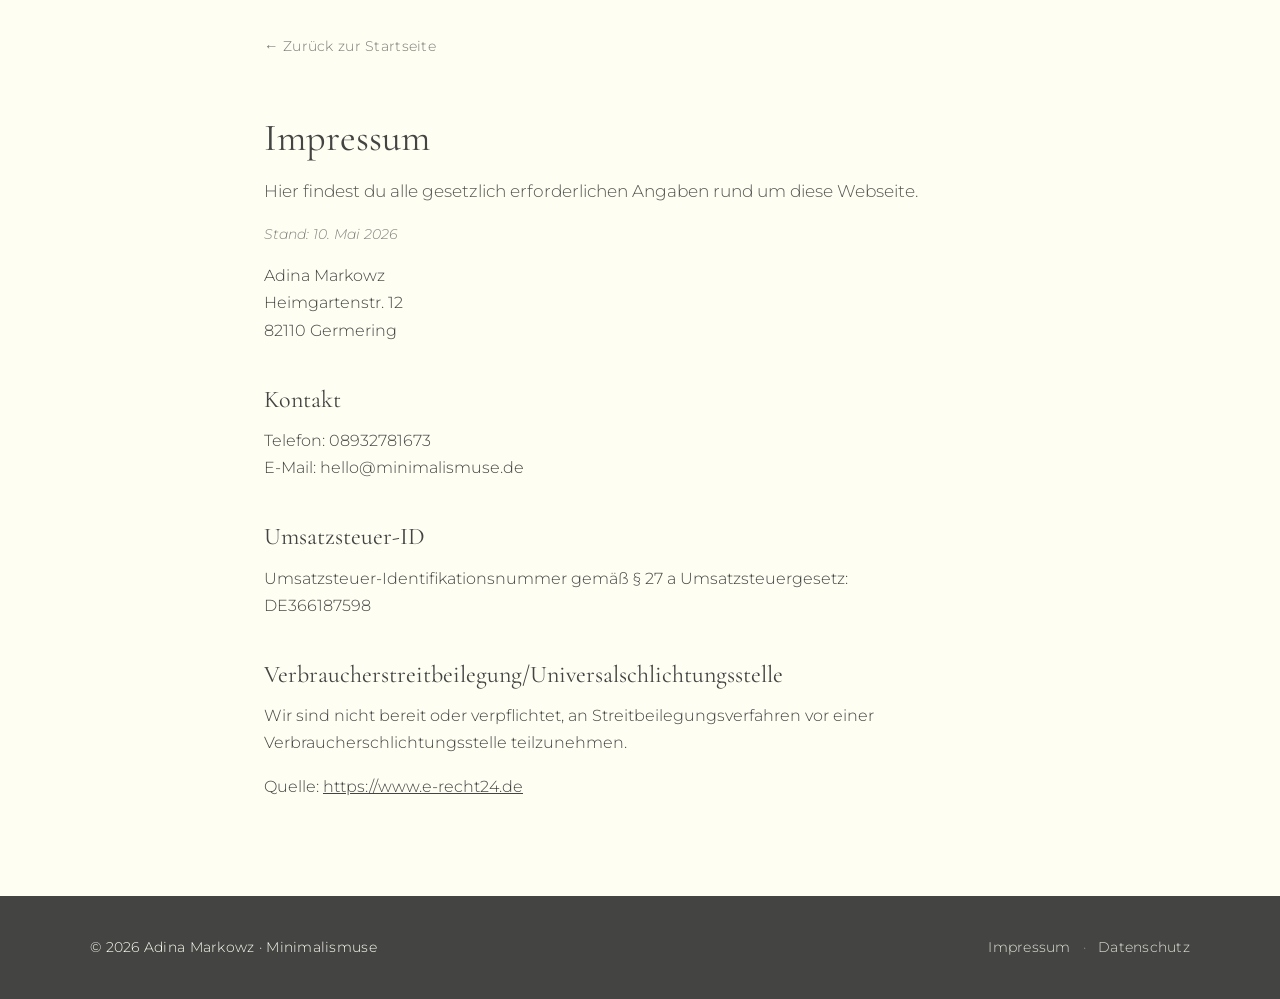
<file: impressum.html>
<!DOCTYPE html>
<html lang="de">
<head>
<meta charset="UTF-8">
<meta name="viewport" content="width=device-width, initial-scale=1.0">
<title>Impressum &middot; The Miracle Wardrobe</title>
<meta name="robots" content="noindex">
<link rel="stylesheet" href="legal.css">
</head>
<body>

<header class="legal-header">
  <a class="back-link" href="index.html">&larr; Zur&uuml;ck zur Startseite</a>
</header>

<main class="legal-main">
  <h1>Impressum</h1>
  <p class="legal-lead">Hier findest du alle gesetzlich erforderlichen Angaben rund um diese Webseite.</p>
  <p class="legal-meta">Stand: 10. Mai 2026</p>

  <section>
    <p>Adina Markowz<br>
    Heimgartenstr. 12<br>
    82110 Germering</p>
  </section>

  <section>
    <h2>Kontakt</h2>
    <p>Telefon: 08932781673<br>
    E-Mail: hello@minimalismuse.de</p>
  </section>

  <section>
    <h2>Umsatzsteuer-ID</h2>
    <p>Umsatzsteuer-Identifikationsnummer gem&auml;&szlig; &sect; 27 a Umsatzsteuergesetz:<br>
    DE366187598</p>
  </section>

  <section>
    <h2>Verbraucher&shy;streit&shy;beilegung/Universal&shy;schlichtungs&shy;stelle</h2>
    <p>Wir sind nicht bereit oder verpflichtet, an Streitbeilegungsverfahren vor einer Verbraucherschlichtungsstelle teilzunehmen.</p>
  </section>

  <p>Quelle: <a href="https://www.e-recht24.de" target="_blank" rel="noopener">https://www.e-recht24.de</a></p>
</main>

<footer class="site-footer">
  <div class="site-footer-inner">
    <div>&copy; <span id="footer-year"></span> Adina Markowz &middot; Minimalismuse</div>
    <div class="site-footer-links">
      <a href="impressum.html">Impressum</a>
      <span class="site-footer-sep">&middot;</span>
      <a href="datenschutz.html">Datenschutz</a>
    </div>
  </div>
</footer>

<script>
  document.getElementById('footer-year').textContent = new Date().getFullYear();
</script>

</body>
</html>
</file>
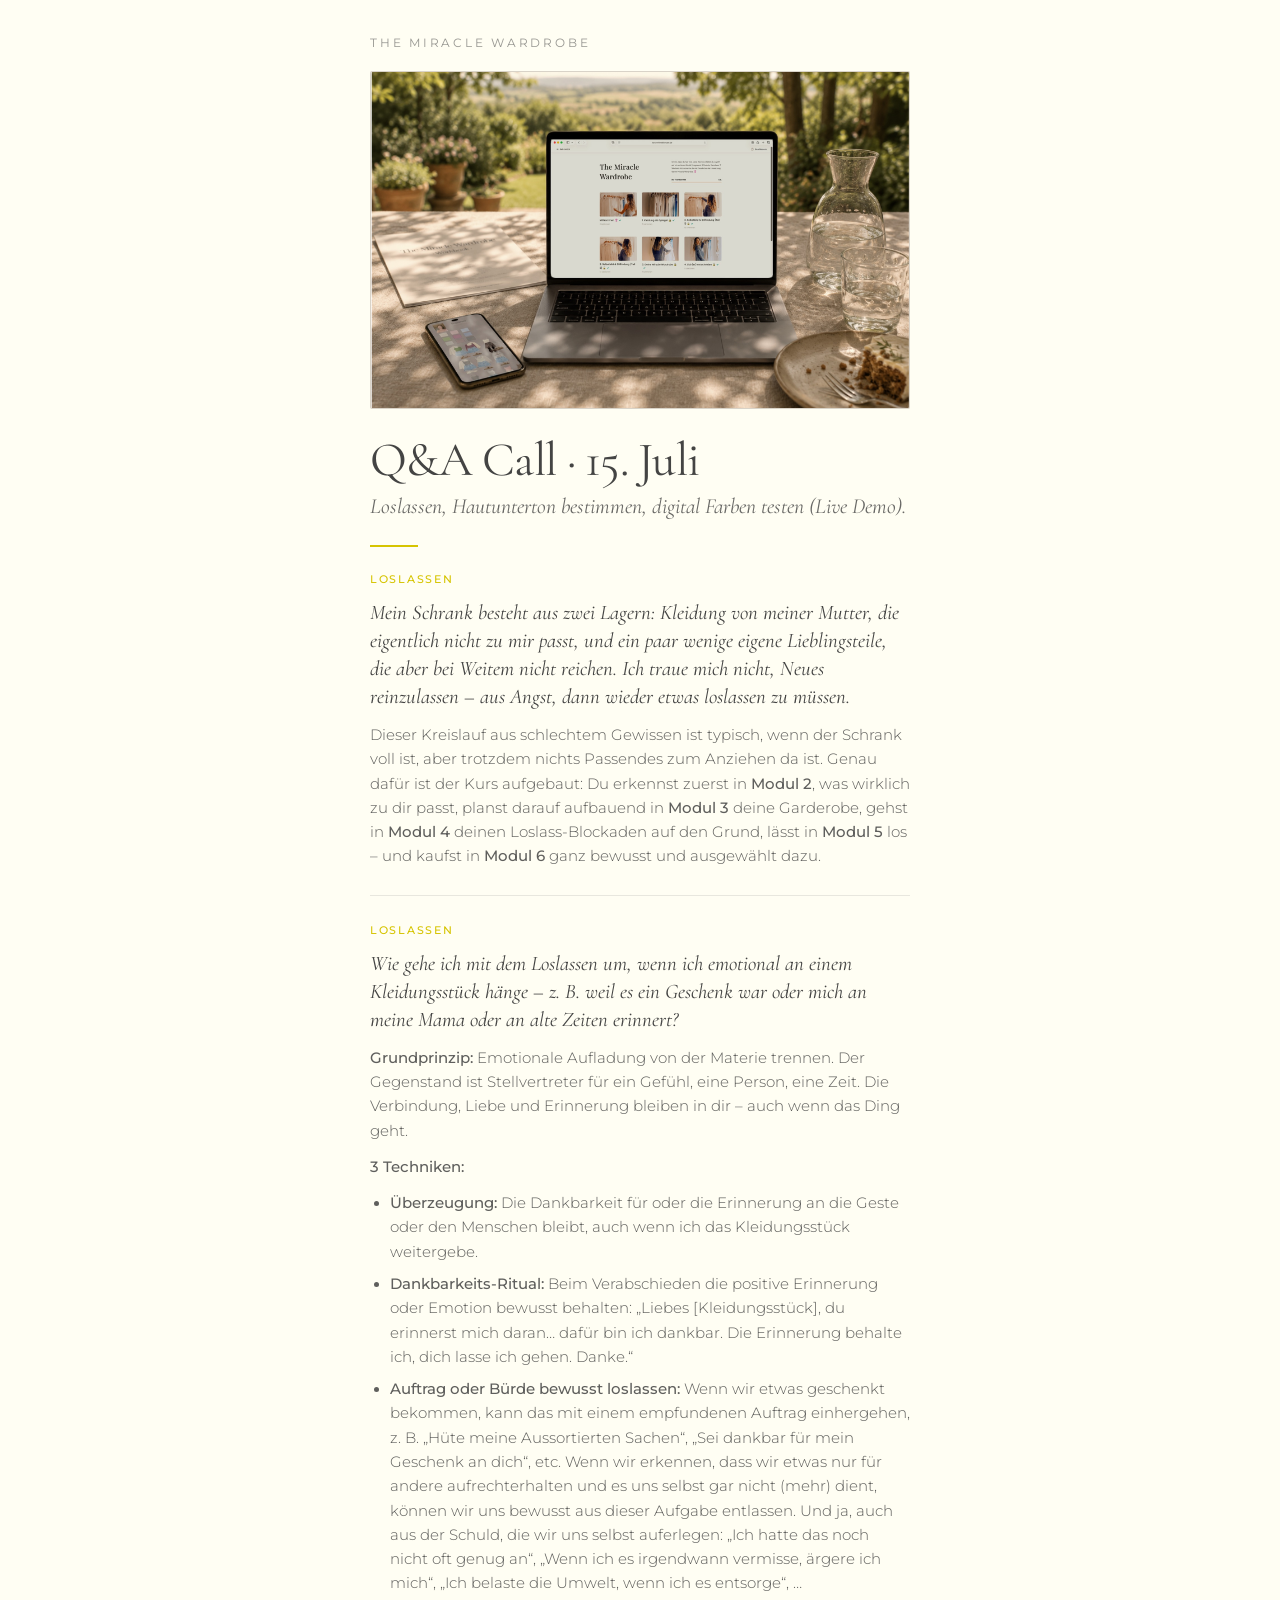
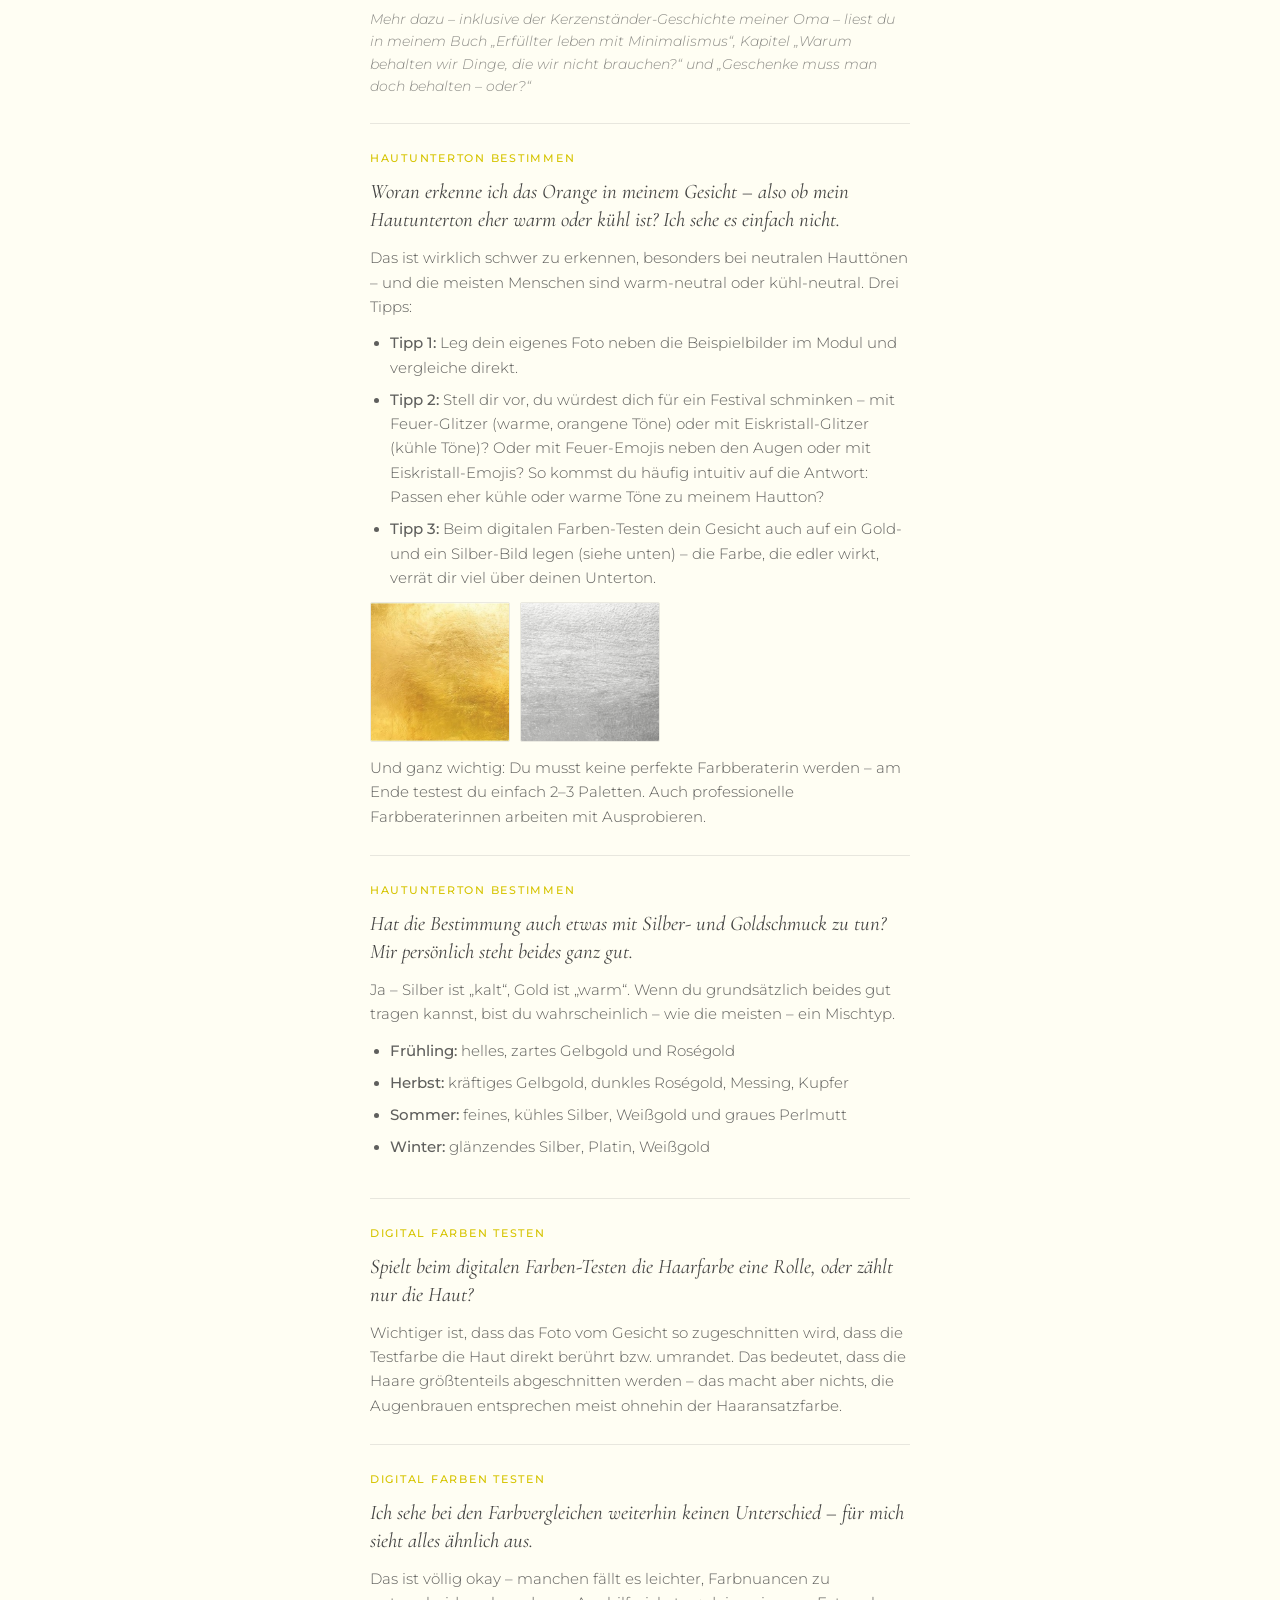
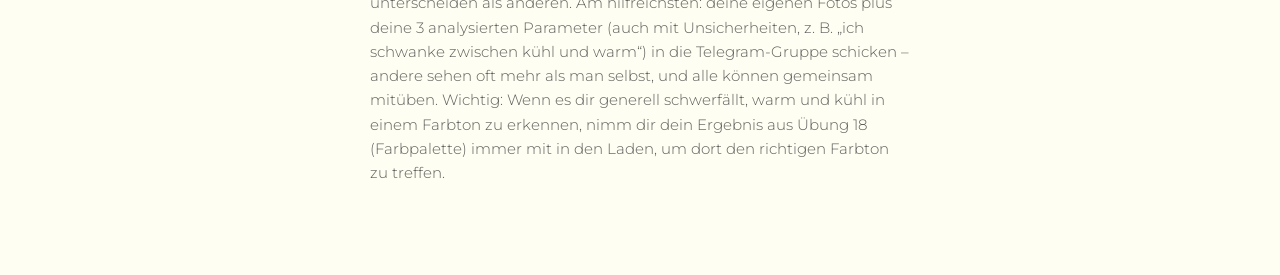
<file: calls/qa-239dac04.html>
<!DOCTYPE html>
<html lang="de">
<head>
  <meta charset="utf-8">
  <meta name="viewport" content="width=device-width, initial-scale=1">
  <meta name="robots" content="noindex, nofollow">
  <title>Q&A Call · The Miracle Wardrobe</title>
  <link rel="stylesheet" href="/fonts/fonts.css">
  <style>
    :root {
      --anthrazit: #444443;
      --beige: #f1ece6;
      --creme: #eee7da;
      --fast-weiss: #fffef3;
      --helles-gelb: #fff399;
      --pfirsich: #fad7cb;
      --senfgelb: #d6c400;
    }
    * { box-sizing: border-box; margin: 0; padding: 0; }
    img { -webkit-user-drag: none; user-select: none; -webkit-touch-callout: none; }
    body {
      font-family: 'Montserrat', sans-serif;
      font-weight: 300;
      color: var(--anthrazit);
      background: var(--fast-weiss);
      line-height: 1.65;
      padding: 34px 20px 64px;
    }
    .wrap {
      width: 100%;
      max-width: 540px;
      margin: 0 auto;
    }

    /* Kicker */
    .brand {
      font-size: 0.72rem;
      letter-spacing: 0.24em;
      text-transform: uppercase;
      opacity: 0.55;
      font-weight: 400;
      margin-bottom: 18px;
    }

    /* Cover — eckig, editorial */
    .cover-wrap {
      border: 1px solid rgba(68, 68, 67, 0.12);
      border-radius: 2px;
      overflow: hidden;
      background: var(--creme);
    }
    .cover {
      display: block;
      width: 100%;
      aspect-ratio: 16 / 10;
      object-fit: cover;
    }

    /* Titel */
    h1 {
      font-family: 'Cormorant Garamond', Georgia, serif;
      font-weight: 400;
      font-size: 3rem;
      line-height: 1.05;
      letter-spacing: -0.015em;
      margin: 26px 0 6px;
    }
    .subhead {
      font-family: 'Cormorant Garamond', Georgia, serif;
      font-style: italic;
      font-size: 1.35rem;
      line-height: 1.35;
      opacity: 0.8;
      margin-bottom: 24px;
    }
    .rule {
      height: 2px;
      width: 48px;
      background: var(--senfgelb);
      margin-bottom: 24px;
    }

    /* ── Q&A Sektion ── */
    .qa-block { margin-top: 8px; }
    .qa-item {
      padding: 26px 0;
      border-top: 1px solid rgba(68, 68, 67, 0.12);
    }
    .qa-item:first-child {
      padding-top: 0;
      border-top: none;
    }
    .qa-a p { margin-bottom: 12px; }
    .qa-a p:last-child { margin-bottom: 0; }
    .qa-a ul { margin: 0 0 12px 20px; }
    .qa-a li { margin-bottom: 8px; }
    .qa-a li:last-child { margin-bottom: 0; }
    .qa-book {
      font-style: italic;
      opacity: 0.7;
      font-size: 0.85rem;
    }
    .qa-swatches {
      display: flex;
      gap: 10px;
      margin: 4px 0 14px;
    }
    .qa-swatches img {
      width: 100%;
      max-width: 140px;
      aspect-ratio: 1 / 1;
      object-fit: cover;
      border-radius: 2px;
      border: 1px solid rgba(68, 68, 67, 0.12);
      -webkit-user-drag: auto;
      -webkit-touch-callout: default;
      user-select: auto;
    }
    .qa-tag {
      font-size: 0.68rem;
      letter-spacing: 0.16em;
      text-transform: uppercase;
      color: var(--senfgelb);
      font-weight: 500;
      margin-bottom: 10px;
    }
    .qa-q {
      font-family: 'Cormorant Garamond', Georgia, serif;
      font-style: italic;
      font-weight: 400;
      font-size: 1.3rem;
      line-height: 1.35;
      margin-bottom: 12px;
    }
    .qa-a {
      font-size: 0.92rem;
      opacity: 0.85;
    }
    .qa-a strong { font-weight: 500; opacity: 1; }

    @media (max-width: 600px) {
      h1 { font-size: 2.5rem; }
    }
  </style>
</head>
<body>
  <div class="wrap">
    <p class="brand">The Miracle Wardrobe</p>

    <div class="cover-wrap">
      <img class="cover" src="/images/TMW_Mockup_1.jpg" alt="The Miracle Wardrobe">
    </div>

    <h1>Q&amp;A Call · 15. Juli</h1>
    <p class="subhead">Loslassen, Hautunterton bestimmen, digital Farben testen (Live Demo).</p>

    <div class="rule"></div>

    <!-- Q&A -->
    <section class="qa-block">
      <div class="qa-item">
        <p class="qa-tag">Loslassen</p>
        <p class="qa-q">Mein Schrank besteht aus zwei Lagern: Kleidung von meiner Mutter, die eigentlich nicht zu mir passt, und ein paar wenige eigene Lieblingsteile, die aber bei Weitem nicht reichen. Ich traue mich nicht, Neues reinzulassen &ndash; aus Angst, dann wieder etwas loslassen zu müssen.</p>
        <p class="qa-a">Dieser Kreislauf aus schlechtem Gewissen ist typisch, wenn der Schrank voll ist, aber trotzdem nichts Passendes zum Anziehen da ist. Genau dafür ist der Kurs aufgebaut: Du erkennst zuerst in <strong>Modul 2</strong>, was wirklich zu dir passt, planst darauf aufbauend in <strong>Modul 3</strong> deine Garderobe, gehst in <strong>Modul 4</strong> deinen Loslass-Blockaden auf den Grund, lässt in <strong>Modul 5</strong> los &ndash; und kaufst in <strong>Modul 6</strong> ganz bewusst und ausgewählt dazu.</p>
      </div>

      <div class="qa-item">
        <p class="qa-tag">Loslassen</p>
        <p class="qa-q">Wie gehe ich mit dem Loslassen um, wenn ich emotional an einem Kleidungsstück hänge &ndash; z.&nbsp;B. weil es ein Geschenk war oder mich an meine Mama oder an alte Zeiten erinnert?</p>
        <div class="qa-a">
          <p><strong>Grundprinzip:</strong> Emotionale Aufladung von der Materie trennen. Der Gegenstand ist Stellvertreter für ein Gefühl, eine Person, eine Zeit. Die Verbindung, Liebe und Erinnerung bleiben in dir &ndash; auch wenn das Ding geht.</p>
          <p><strong>3 Techniken:</strong></p>
          <ul>
            <li><strong>Überzeugung:</strong> Die Dankbarkeit für oder die Erinnerung an die Geste oder den Menschen bleibt, auch wenn ich das Kleidungsstück weitergebe.</li>
            <li><strong>Dankbarkeits-Ritual:</strong> Beim Verabschieden die positive Erinnerung oder Emotion bewusst behalten: &bdquo;Liebes [Kleidungsstück], du erinnerst mich daran&hellip; dafür bin ich dankbar. Die Erinnerung behalte ich, dich lasse ich gehen. Danke.&ldquo;</li>
            <li><strong>Auftrag oder Bürde bewusst loslassen:</strong> Wenn wir etwas geschenkt bekommen, kann das mit einem empfundenen Auftrag einhergehen, z.&nbsp;B. &bdquo;Hüte meine Aussortierten Sachen&ldquo;, &bdquo;Sei dankbar für mein Geschenk an dich&ldquo;, etc. Wenn wir erkennen, dass wir etwas nur für andere aufrechterhalten und es uns selbst gar nicht (mehr) dient, können wir uns bewusst aus dieser Aufgabe entlassen. Und ja, auch aus der Schuld, die wir uns selbst auferlegen: &bdquo;Ich hatte das noch nicht oft genug an&ldquo;, &bdquo;Wenn ich es irgendwann vermisse, ärgere ich mich&ldquo;, &bdquo;Ich belaste die Umwelt, wenn ich es entsorge&ldquo;, &hellip;</li>
          </ul>
          <p class="qa-book">Mehr dazu &ndash; inklusive der Kerzenständer-Geschichte meiner Oma &ndash; liest du in meinem Buch &bdquo;Erfüllter leben mit Minimalismus&ldquo;, Kapitel &bdquo;Warum behalten wir Dinge, die wir nicht brauchen?&ldquo; und &bdquo;Geschenke muss man doch behalten &ndash; oder?&ldquo;</p>
        </div>
      </div>

      <div class="qa-item">
        <p class="qa-tag">Hautunterton bestimmen</p>
        <p class="qa-q">Woran erkenne ich das Orange in meinem Gesicht &ndash; also ob mein Hautunterton eher warm oder kühl ist? Ich sehe es einfach nicht.</p>
        <div class="qa-a">
          <p>Das ist wirklich schwer zu erkennen, besonders bei neutralen Hauttönen &ndash; und die meisten Menschen sind warm-neutral oder kühl-neutral. Drei Tipps:</p>
          <ul>
            <li><strong>Tipp 1:</strong> Leg dein eigenes Foto neben die Beispielbilder im Modul und vergleiche direkt.</li>
            <li><strong>Tipp 2:</strong> Stell dir vor, du würdest dich für ein Festival schminken &ndash; mit Feuer-Glitzer (warme, orangene Töne) oder mit Eiskristall-Glitzer (kühle Töne)? Oder mit Feuer-Emojis neben den Augen oder mit Eiskristall-Emojis? So kommst du häufig intuitiv auf die Antwort: Passen eher kühle oder warme Töne zu meinem Hautton?</li>
            <li><strong>Tipp 3:</strong> Beim digitalen Farben-Testen dein Gesicht auch auf ein Gold- und ein Silber-Bild legen (siehe unten) &ndash; die Farbe, die edler wirkt, verrät dir viel über deinen Unterton.</li>
          </ul>
          <div class="qa-swatches">
            <img src="/images/gold.jpg" alt="Gold-Textur zum digitalen Farbtest">
            <img src="/images/silber.jpg" alt="Silber-Textur zum digitalen Farbtest">
          </div>
          <p>Und ganz wichtig: Du musst keine perfekte Farbberaterin werden &ndash; am Ende testest du einfach 2&ndash;3 Paletten. Auch professionelle Farbberaterinnen arbeiten mit Ausprobieren.</p>
        </div>
      </div>

      <div class="qa-item">
        <p class="qa-tag">Hautunterton bestimmen</p>
        <p class="qa-q">Hat die Bestimmung auch etwas mit Silber- und Goldschmuck zu tun? Mir persönlich steht beides ganz gut.</p>
        <div class="qa-a">
          <p>Ja &ndash; Silber ist &bdquo;kalt&ldquo;, Gold ist &bdquo;warm&ldquo;. Wenn du grundsätzlich beides gut tragen kannst, bist du wahrscheinlich &ndash; wie die meisten &ndash; ein Mischtyp.</p>
          <ul>
            <li><strong>Frühling:</strong> helles, zartes Gelbgold und Roségold</li>
            <li><strong>Herbst:</strong> kräftiges Gelbgold, dunkles Roségold, Messing, Kupfer</li>
            <li><strong>Sommer:</strong> feines, kühles Silber, Weißgold und graues Perlmutt</li>
            <li><strong>Winter:</strong> glänzendes Silber, Platin, Weißgold</li>
          </ul>
        </div>
      </div>

      <div class="qa-item">
        <p class="qa-tag">Digital Farben testen</p>
        <p class="qa-q">Spielt beim digitalen Farben-Testen die Haarfarbe eine Rolle, oder zählt nur die Haut?</p>
        <p class="qa-a">Wichtiger ist, dass das Foto vom Gesicht so zugeschnitten wird, dass die Testfarbe die Haut direkt berührt bzw. umrandet. Das bedeutet, dass die Haare größtenteils abgeschnitten werden &ndash; das macht aber nichts, die Augenbrauen entsprechen meist ohnehin der Haaransatzfarbe.</p>
      </div>

      <div class="qa-item">
        <p class="qa-tag">Digital Farben testen</p>
        <p class="qa-q">Ich sehe bei den Farbvergleichen weiterhin keinen Unterschied &ndash; für mich sieht alles ähnlich aus.</p>
        <p class="qa-a">Das ist völlig okay &ndash; manchen fällt es leichter, Farbnuancen zu unterscheiden als anderen. Am hilfreichsten: deine eigenen Fotos plus deine 3 analysierten Parameter (auch mit Unsicherheiten, z.&nbsp;B. &bdquo;ich schwanke zwischen kühl und warm&ldquo;) in die Telegram-Gruppe schicken &ndash; andere sehen oft mehr als man selbst, und alle können gemeinsam mitüben. Wichtig: Wenn es dir generell schwerfällt, warm und kühl in einem Farbton zu erkennen, nimm dir dein Ergebnis aus Übung 18 (Farbpalette) immer mit in den Laden, um dort den richtigen Farbton zu treffen.</p>
      </div>
    </section>
  </div>
</body>
</html>
</file>
<file: legal.css>
@import url('fonts/fonts.css');

:root {
  --creme: #eee7da;
  --beige: #f1ece6;
  --fast-weiss: #fffef3;
  --anthrazit: #444443;
  --pfirsich: #fad7cb;
}

* { margin: 0; padding: 0; box-sizing: border-box; }

body {
  font-family: 'Montserrat', sans-serif;
  font-weight: 300;
  color: var(--anthrazit);
  background: var(--fast-weiss);
  line-height: 1.7;
  font-size: 16px;
}

img {
  -webkit-user-drag: none;
  -webkit-user-select: none;
  user-select: none;
  -webkit-touch-callout: none;
}

a {
  color: var(--anthrazit);
}

.legal-header {
  max-width: 800px;
  margin: 0 auto;
  padding: 32px 24px 0;
}

.back-link {
  display: inline-block;
  font-size: 0.9rem;
  text-decoration: none;
  opacity: 0.7;
  transition: opacity 0.2s ease;
  letter-spacing: 0.02em;
}

.back-link:hover {
  opacity: 1;
}

.legal-main {
  max-width: 800px;
  margin: 0 auto;
  padding: 24px 24px 80px;
}

.legal-main h1 {
  font-family: 'Cormorant Garamond', Georgia, serif;
  font-weight: 400;
  font-size: 2.4rem;
  line-height: 1.2;
  margin: 32px 0 16px;
}

.legal-main h2 {
  font-family: 'Cormorant Garamond', Georgia, serif;
  font-weight: 400;
  font-size: 1.5rem;
  line-height: 1.3;
  margin: 40px 0 12px;
}

.legal-main p {
  margin-bottom: 16px;
}

.legal-main ul {
  margin: 0 0 16px 20px;
}

.legal-main li {
  margin-bottom: 6px;
}

.legal-lead {
  font-size: 1.05rem;
  margin-bottom: 24px;
  opacity: 0.9;
}

.legal-meta {
  font-style: italic;
  opacity: 0.65;
  font-size: 0.9rem;
  margin-bottom: 32px;
}

.legal-placeholder {
  display: block;
  font-family: 'Montserrat', monospace;
  font-size: 0.78rem;
  letter-spacing: 0.05em;
  color: var(--anthrazit);
  background: var(--creme);
  padding: 6px 10px;
  border-radius: 2px;
  margin: 8px 0;
  opacity: 0.7;
}

/* Footer (identisch zu index.html) */
.site-footer {
  background: var(--anthrazit);
  color: var(--fast-weiss);
  padding: 40px 24px;
}
.site-footer-inner {
  max-width: 1100px;
  margin: 0 auto;
  display: flex;
  justify-content: space-between;
  align-items: center;
  gap: 16px;
  font-size: 0.85rem;
  letter-spacing: 0.02em;
}
.site-footer-links {
  display: flex;
  align-items: center;
  gap: 12px;
}
.site-footer a {
  color: var(--fast-weiss);
  text-decoration: none;
  opacity: 0.85;
  transition: opacity 0.2s ease;
}
.site-footer a:hover {
  opacity: 1;
  text-decoration: underline;
}
.site-footer-sep {
  opacity: 0.5;
}
@media (max-width: 600px) {
  .site-footer-inner {
    flex-direction: column;
    text-align: center;
  }
}
</file>
<file: fonts/fonts.css>
/* Montserrat */
@font-face {
  font-family: 'Montserrat';
  font-style: normal;
  font-weight: 300;
  font-display: swap;
  src: url('montserrat-v31-latin_latin-ext-300.woff2') format('woff2');
}
@font-face {
  font-family: 'Montserrat';
  font-style: italic;
  font-weight: 300;
  font-display: swap;
  src: url('montserrat-v31-latin_latin-ext-300italic.woff2') format('woff2');
}
@font-face {
  font-family: 'Montserrat';
  font-style: normal;
  font-weight: 400;
  font-display: swap;
  src: url('montserrat-v31-latin_latin-ext-regular.woff2') format('woff2');
}
@font-face {
  font-family: 'Montserrat';
  font-style: italic;
  font-weight: 400;
  font-display: swap;
  src: url('montserrat-v31-latin_latin-ext-italic.woff2') format('woff2');
}
@font-face {
  font-family: 'Montserrat';
  font-style: normal;
  font-weight: 500;
  font-display: swap;
  src: url('montserrat-v31-latin_latin-ext-500.woff2') format('woff2');
}

/* Cormorant Garamond */
@font-face {
  font-family: 'Cormorant Garamond';
  font-style: normal;
  font-weight: 400;
  font-display: swap;
  src: url('cormorant-garamond-v21-latin_latin-ext-regular.woff2') format('woff2');
}
@font-face {
  font-family: 'Cormorant Garamond';
  font-style: italic;
  font-weight: 400;
  font-display: swap;
  src: url('cormorant-garamond-v21-latin_latin-ext-italic.woff2') format('woff2');
}
@font-face {
  font-family: 'Cormorant Garamond';
  font-style: normal;
  font-weight: 500;
  font-display: swap;
  src: url('cormorant-garamond-v21-latin_latin-ext-500.woff2') format('woff2');
}
</file>
